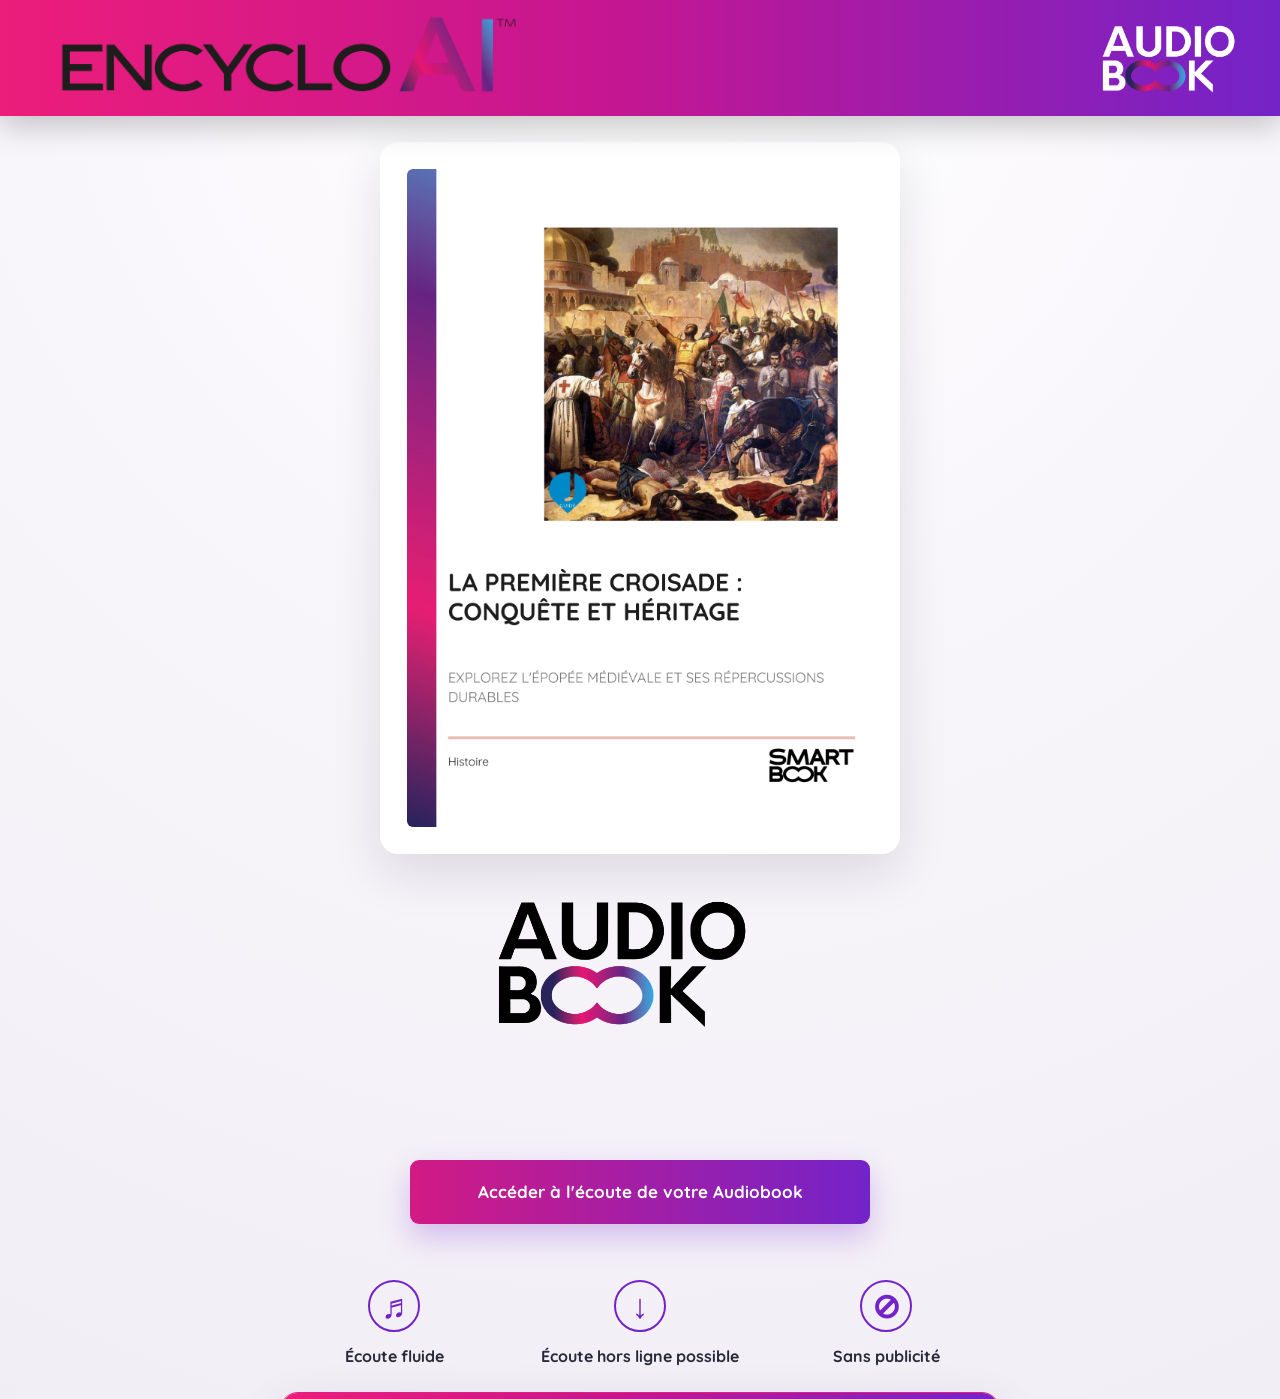
<file: index.html>
<!DOCTYPE html>
<html lang="fr">
<head>
  <meta charset="UTF-8" />
  <title>ID-0-29-Smartbook – Redirection…</title>
  <link rel="manifest" href="manifest.json" />
  <link rel="icon" type="image/png" href="logo-icon-192.png" />
  <meta name="viewport" content="width=device-width,initial-scale=1" />
  <!-- Redirection immédiate vers ta page d’accueil réelle -->
  <meta http-equiv="refresh" content="0; url=ID-0-29-Smartbook.html" />
  <style>
    body {font-family: system-ui, -apple-system, Segoe UI, Roboto, Arial, sans-serif; margin:0; display:grid; place-items:center; min-height:100vh; color:#333;}
    a {color:#004080;}
  </style>
</head>
<body>
  <p>Redirection vers <strong>ID-0-29-Smartbook.html</strong>…<br>
  Si rien ne se passe, <a href="ID-0-29-Smartbook.html">cliquez ici</a>.</p>

  <script>
    // Fallback JS si la meta-refresh est bloquée
    if (!/ID-0-29-Smartbook\.html$/i.test(location.href)) {
      setTimeout(() => location.replace('ID-0-29-Smartbook.html'), 50);
    }
    // Enregistre le SW même si l’utilisateur atterrit d’abord ici
    if ('serviceWorker' in navigator) {
      navigator.serviceWorker.register('service-worker.js').catch(console.error);
    }
  </script>
</body>
</html>
</file>
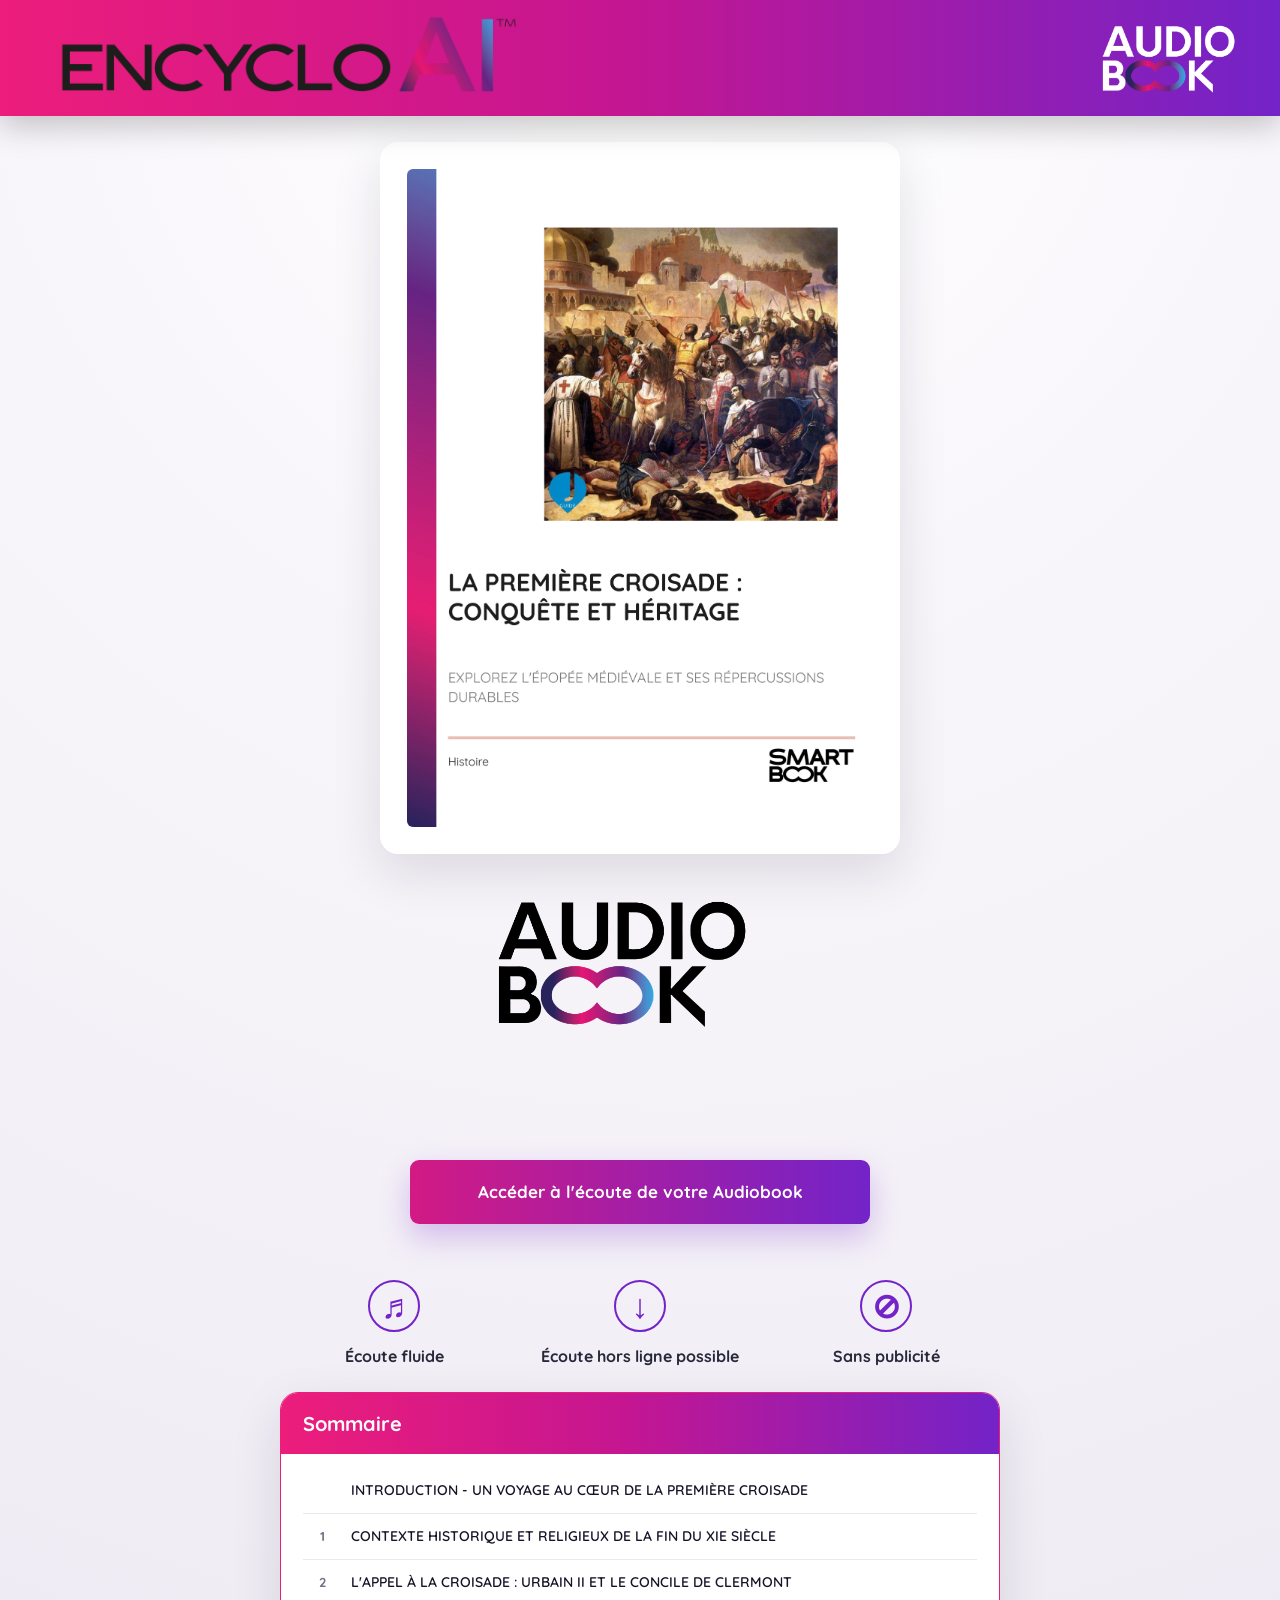
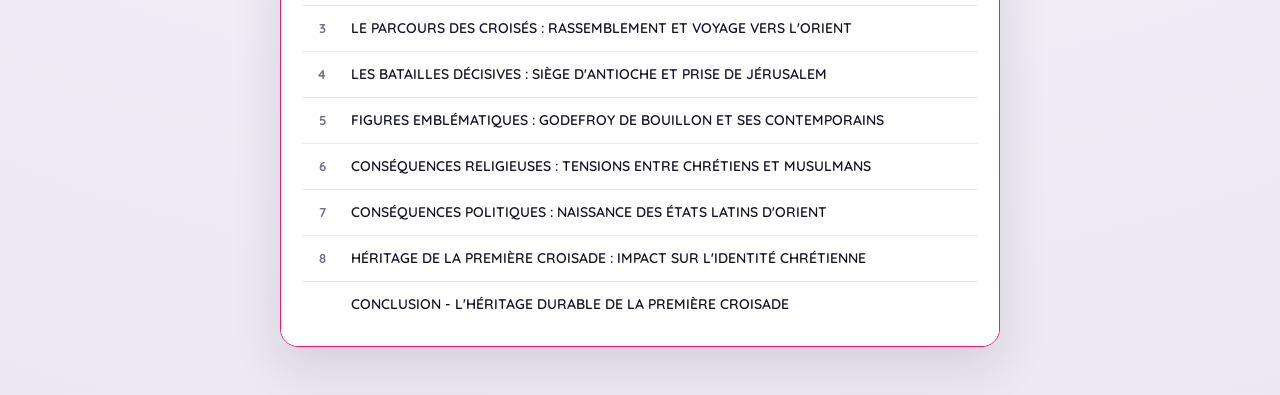
<file: ID-0-29-Smartbook.html>
<!DOCTYPE html>
<html lang="fr">
<head>
  <meta charset="UTF-8">
  <meta name="viewport" content="width=device-width, initial-scale=1.0">
  <title>Smartbook - Audiobook</title>
  <link rel="manifest" href="manifest.json">
  <link rel="icon" type="image/png" href="logo-icon-192.png">
  <link rel="stylesheet" href="style.css?v=4.0">
  <style>
    body.smartbook-home { padding-bottom:48px!important; }
    body.smartbook-home .ea-topbar {
      height:116px!important;padding:0 42px!important;
      background:linear-gradient(90deg,#ec1d7b 0%,#c51691 48%,#7323c8 100%)!important;
    }
    body.smartbook-home .ea-brand {display:flex!important;align-items:center!important;width:100%!important;gap:0!important;}
    body.smartbook-home .ea-brand img:first-child {height:96px!important;width:auto!important;max-width:none!important;object-fit:contain!important;margin-right:auto!important;}
    body.smartbook-home .ea-brand img:last-child {height:74px!important;width:auto!important;max-width:none!important;object-fit:contain!important;margin-left:auto!important;}

    .smartbook-home-layout {
      display:grid;
      grid-template-columns:520px minmax(620px,720px) 430px;
      gap:56px;
      align-items:center;
      justify-content:center;
      min-height:calc(100vh - 220px);
    }
    .smartbook-home-cover {padding:26px!important;border-radius:18px!important;max-width:520px;width:100%;}
    .smartbook-home-cover img {display:block;width:100%;height:auto;border-radius:6px;}

    .smartbook-home-center {display:flex;flex-direction:column;align-items:center;justify-content:center;min-height:520px;text-align:center;gap:28px;min-width:620px;}
    .smartbook-audiobook-logo {display:block;max-width:330px;height:auto;margin:0 auto 42px;}
    .smartbook-home-center .main-cta {margin:24px auto 0!important;width:min(460px,100%)!important;height:64px!important;font-size:17px!important;}
    .smartbook-home-features {justify-content:center!important;margin-top:28px!important;gap:72px!important;width:100%;}
    .smartbook-home-features .feature {min-width:150px;font-size:16px!important;font-weight:700!important;line-height:1.25!important;}
    .smartbook-home-features .ico {font-size:34px!important;width:52px!important;height:52px!important;margin-bottom:14px!important;}

    .smartbook-home-summary {padding:0!important;border-radius:18px!important;overflow:hidden;border:1px solid #ec1d7b!important;max-width:430px;width:100%;}
    .smartbook-home-summary .panel-title {
      margin:0!important;padding:18px 22px!important;font-size:20px!important;color:#fff!important;
      background:linear-gradient(90deg,#ec1d7b 0%,#c51691 48%,#7323c8 100%)!important;
      border-radius:0!important;justify-content:flex-start!important;
    }
    .smartbook-home-toc {list-style:none;margin:0;padding:14px 22px 18px;background:#fff;}
    .smartbook-home-toc li {
      display:grid;grid-template-columns:38px minmax(0,1fr);gap:10px;align-items:center;
      min-height:46px;padding:11px 0;border-bottom:1px solid var(--ea-line);font-size:14px;
    }
    .smartbook-home-toc li:last-child {border-bottom:0;}
    .smartbook-home-toc span:first-child {color:#737184;text-align:center;font-weight:800;font-size:13px;}
    .smartbook-home-toc .toc-title {color:#151529;line-height:1.25;font-weight:600;}

    @media(max-width:1380px) {
      .smartbook-home-layout {grid-template-columns:1fr;gap:26px;min-height:auto;align-items:start;}
      .smartbook-home-cover {max-width:520px;margin:0 auto;width:100%;}
      .smartbook-home-center,.smartbook-home-summary {max-width:720px;width:100%;margin:0 auto;min-width:0;}
      .smartbook-home-center {min-height:auto;}
    }
    @media(max-width:620px) {
      body.smartbook-home .ea-topbar {height:86px!important;padding:0 16px!important;}
      body.smartbook-home .ea-brand img:first-child {height:62px!important;}
      body.smartbook-home .ea-brand img:last-child {height:48px!important;}
      .smartbook-home-toc li {grid-template-columns:34px minmax(0,1fr);font-size:13px;}
    }
  </style>
</head>
<body class="smartbook-home">
  <header class="ea-topbar">
    <div class="ea-brand">
      <img src="ENCYCLO.png" alt="Encyclo-AI">
      <img src="Audiobook_transparent.png" alt="Audiobook">
    </div>
  </header>

  <main class="ea-shell">
    <section class="smartbook-home-layout">
      <aside class="ea-card cover-card smartbook-home-cover">
        <img src="ID-0-29-Couverture.jpg" alt="Couverture du Smartbook">
      </aside>

      <section class="smartbook-home-center">
        <img class="smartbook-audiobook-logo" src="Audiobook_transparent_black.png" alt="Audiobook">
        <a class="main-cta" href="Lecteur_ID-0-29.html">Accéder à l'écoute de votre Audiobook</a>

        <div class="feature-row smartbook-home-features">
          <div class="feature"><span class="ico">♬</span>Écoute fluide</div>
          <div class="feature"><span class="ico">↓</span>Écoute hors ligne possible</div>
          <div class="feature"><span class="ico">⊘</span>Sans publicité</div>
        </div>
      </section>

      <aside class="ea-card panel smartbook-home-summary">
        <div class="panel-title">Sommaire</div>
        <ol class="smartbook-home-toc">
          <li><span></span><span class="toc-title">INTRODUCTION - UN VOYAGE AU CŒUR DE LA PREMIÈRE CROISADE</span></li>
          <li><span>1</span><span class="toc-title">CONTEXTE HISTORIQUE ET RELIGIEUX DE LA FIN DU XIE SIÈCLE</span></li>
          <li><span>2</span><span class="toc-title">L'APPEL À LA CROISADE : URBAIN II ET LE CONCILE DE CLERMONT</span></li>
          <li><span>3</span><span class="toc-title">LE PARCOURS DES CROISÉS : RASSEMBLEMENT ET VOYAGE VERS L'ORIENT</span></li>
          <li><span>4</span><span class="toc-title">LES BATAILLES DÉCISIVES : SIÈGE D'ANTIOCHE ET PRISE DE JÉRUSALEM</span></li>
          <li><span>5</span><span class="toc-title">FIGURES EMBLÉMATIQUES : GODEFROY DE BOUILLON ET SES CONTEMPORAINS</span></li>
          <li><span>6</span><span class="toc-title">CONSÉQUENCES RELIGIEUSES : TENSIONS ENTRE CHRÉTIENS ET MUSULMANS</span></li>
          <li><span>7</span><span class="toc-title">CONSÉQUENCES POLITIQUES : NAISSANCE DES ÉTATS LATINS D'ORIENT</span></li>
          <li><span>8</span><span class="toc-title">HÉRITAGE DE LA PREMIÈRE CROISADE : IMPACT SUR L'IDENTITÉ CHRÉTIENNE</span></li>
          <li><span></span><span class="toc-title">CONCLUSION - L'HÉRITAGE DURABLE DE LA PREMIÈRE CROISADE</span></li>
        </ol>
      </aside>
    </section>
  </main>
</body>
</html>
</file>
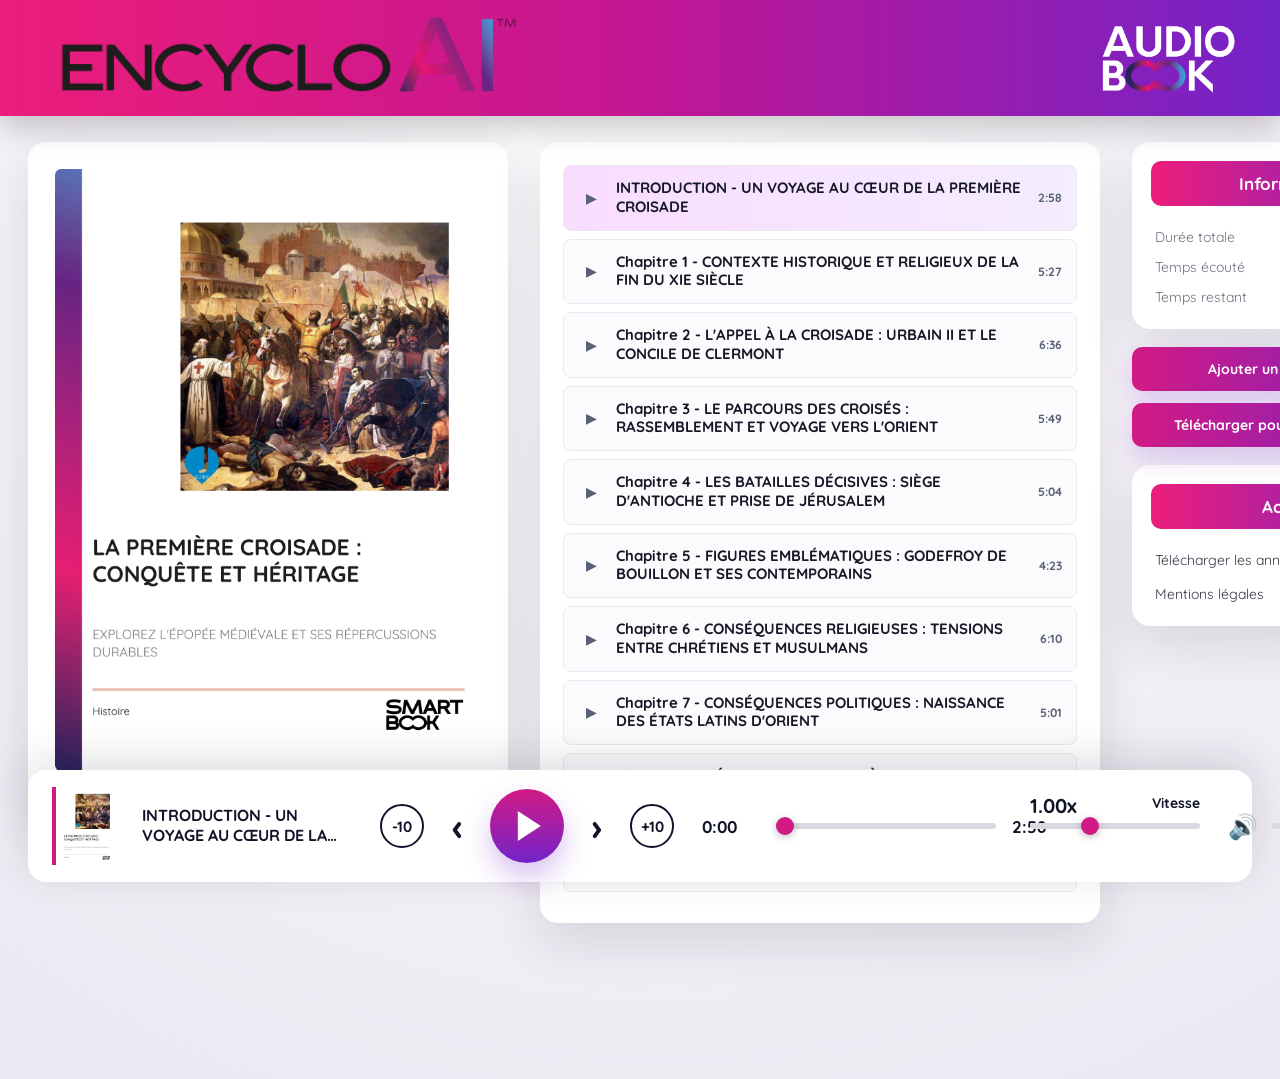
<file: Lecteur_ID-0-29.html>
<!DOCTYPE html>
<html lang="fr">
<head>
  <meta charset="UTF-8">
  <meta name="viewport" content="width=device-width, initial-scale=1.0">
  <title>Smartbook - Audiobook</title>
  <link rel="stylesheet" href="plyr.css">
  <link rel="stylesheet" href="style.css?v=4.0">
</head>
<body>
  <header class="ea-topbar">
    <div class="ea-brand">
      <img src="ENCYCLO.png" alt="Encyclo-AI">
      <img src="Audiobook_transparent.png" alt="Audiobook">
    </div>
  </header>

  <main class="ea-shell">
    <section class="ea-grid ea-grid-player">
      <aside class="ea-card cover-card">
        <img src="ID-0-29-Couverture.jpg" alt="Couverture du Smartbook">
      </aside>

      <section class="ea-card panel">
        <ul id="playlist" class="playlist">
          <li class="chapter-heading chapter-track"><span class="track-no">▶</span><a href="Introduction.mp3">INTRODUCTION - UN VOYAGE AU CŒUR DE LA PREMIÈRE CROISADE</a></li>

          <li class="chapter-heading chapter-group" data-chapter="1">
            <span class="track-no">▶</span>
            <span class="chapter-title">Chapitre 1 - CONTEXTE HISTORIQUE ET RELIGIEUX DE LA FIN DU XIE SIÈCLE</span>
            <span class="chapter-duration" data-chapter-duration="1">—</span>
          </li>
          <ul>
            <li class="track-row extra-track"><span class="track-no">1.1</span><a href="Chapitre1-1.mp3">Les tensions entre l'Occident chrétien et le monde musulman</a></li>
            <li class="track-row extra-track"><span class="track-no">1.2</span><a href="Chapitre1-2.mp3">L'Empire byzantin face à la menace seldjoukide</a></li>
            <li class="track-row extra-track"><span class="track-no">1.3</span><a href="Chapitre1-3.mp3">Les motivations religieuses et politiques en Europe</a></li>
          </ul>
          <li class="chapter-heading chapter-group" data-chapter="2">
            <span class="track-no">▶</span>
            <span class="chapter-title">Chapitre 2 - L'APPEL À LA CROISADE : URBAIN II ET LE CONCILE DE CLERMONT</span>
            <span class="chapter-duration" data-chapter-duration="2">—</span>
          </li>
          <ul>
            <li class="track-row extra-track"><span class="track-no">2.1</span><a href="Chapitre2-1.mp3">Le rôle du pape Urbain II</a></li>
            <li class="track-row extra-track"><span class="track-no">2.2</span><a href="Chapitre2-2.mp3">Le concile de Clermont et son message</a></li>
            <li class="track-row extra-track"><span class="track-no">2.3</span><a href="Chapitre2-3.mp3">La réception de l'appel en Europe</a></li>
          </ul>
          <li class="chapter-heading chapter-group" data-chapter="3">
            <span class="track-no">▶</span>
            <span class="chapter-title">Chapitre 3 - LE PARCOURS DES CROISÉS : RASSEMBLEMENT ET VOYAGE VERS L'ORIENT</span>
            <span class="chapter-duration" data-chapter-duration="3">—</span>
          </li>
          <ul>
            <li class="track-row extra-track"><span class="track-no">3.1</span><a href="Chapitre3-1.mp3">Les préparatifs en Occident</a></li>
            <li class="track-row extra-track"><span class="track-no">3.2</span><a href="Chapitre3-2.mp3">Les défis du voyage</a></li>
            <li class="track-row extra-track"><span class="track-no">3.3</span><a href="Chapitre3-3.mp3">Les premières confrontations</a></li>
          </ul>
          <li class="chapter-heading chapter-group" data-chapter="4">
            <span class="track-no">▶</span>
            <span class="chapter-title">Chapitre 4 - LES BATAILLES DÉCISIVES : SIÈGE D'ANTIOCHE ET PRISE DE JÉRUSALEM</span>
            <span class="chapter-duration" data-chapter-duration="4">—</span>
          </li>
          <ul>
            <li class="track-row extra-track"><span class="track-no">4.1</span><a href="Chapitre4-1.mp3">Le siège d'Antioche</a></li>
            <li class="track-row extra-track"><span class="track-no">4.2</span><a href="Chapitre4-2.mp3">La prise de Jérusalem</a></li>
            <li class="track-row extra-track"><span class="track-no">4.3</span><a href="Chapitre4-3.mp3">Les conséquences immédiates des victoires</a></li>
          </ul>
          <li class="chapter-heading chapter-group" data-chapter="5">
            <span class="track-no">▶</span>
            <span class="chapter-title">Chapitre 5 - FIGURES EMBLÉMATIQUES : GODEFROY DE BOUILLON ET SES CONTEMPORAINS</span>
            <span class="chapter-duration" data-chapter-duration="5">—</span>
          </li>
          <ul>
            <li class="track-row extra-track"><span class="track-no">5.1</span><a href="Chapitre5-1.mp3">Godefroy de Bouillon, défenseur du Saint-Sépulcre</a></li>
            <li class="track-row extra-track"><span class="track-no">5.2</span><a href="Chapitre5-2.mp3">Les autres leaders de la croisade</a></li>
            <li class="track-row extra-track"><span class="track-no">5.3</span><a href="Chapitre5-3.mp3">Les motivations et les actions des croisés ordinaires</a></li>
          </ul>
          <li class="chapter-heading chapter-group" data-chapter="6">
            <span class="track-no">▶</span>
            <span class="chapter-title">Chapitre 6 - CONSÉQUENCES RELIGIEUSES : TENSIONS ENTRE CHRÉTIENS ET MUSULMANS</span>
            <span class="chapter-duration" data-chapter-duration="6">—</span>
          </li>
          <ul>
            <li class="track-row extra-track"><span class="track-no">6.1</span><a href="Chapitre6-1.mp3">L'intensification des conflits interconfessionnels</a></li>
            <li class="track-row extra-track"><span class="track-no">6.2</span><a href="Chapitre6-2.mp3">Les relations entre l'Occident et l'Église byzantine</a></li>
            <li class="track-row extra-track"><span class="track-no">6.3</span><a href="Chapitre6-3.mp3">L'impact sur les mentalités religieuses en Europe</a></li>
          </ul>
          <li class="chapter-heading chapter-group" data-chapter="7">
            <span class="track-no">▶</span>
            <span class="chapter-title">Chapitre 7 - CONSÉQUENCES POLITIQUES : NAISSANCE DES ÉTATS LATINS D'ORIENT</span>
            <span class="chapter-duration" data-chapter-duration="7">—</span>
          </li>
          <ul>
            <li class="track-row extra-track"><span class="track-no">7.1</span><a href="Chapitre7-1.mp3">La création du royaume latin de Jérusalem</a></li>
            <li class="track-row extra-track"><span class="track-no">7.2</span><a href="Chapitre7-2.mp3">Les autres États latins : Édesse, Antioche et Tripoli</a></li>
            <li class="track-row extra-track"><span class="track-no">7.3</span><a href="Chapitre7-3.mp3">Les dynamiques politiques et économiques dans la région</a></li>
          </ul>
          <li class="chapter-heading chapter-group" data-chapter="8">
            <span class="track-no">▶</span>
            <span class="chapter-title">Chapitre 8 - HÉRITAGE DE LA PREMIÈRE CROISADE : IMPACT SUR L'IDENTITÉ CHRÉTIENNE</span>
            <span class="chapter-duration" data-chapter-duration="8">—</span>
          </li>
          <ul>
            <li class="track-row extra-track"><span class="track-no">8.1</span><a href="Chapitre8-1.mp3">La construction de l'idée de guerre sainte</a></li>
            <li class="track-row extra-track"><span class="track-no">8.2</span><a href="Chapitre8-2.mp3">L'influence sur la culture et la littérature médiévales</a></li>
            <li class="track-row extra-track"><span class="track-no">8.3</span><a href="Chapitre8-3.mp3">Les échos contemporains de la Première Croisade</a></li>
          </ul>

          <li class="chapter-heading chapter-track"><span class="track-no">▶</span><a href="Conclusion.mp3">CONCLUSION - L'HÉRITAGE DURABLE DE LA PREMIÈRE CROISADE</a></li>
        </ul>
      </section>

      <aside>
        <section class="ea-card panel">
          <div class="panel-title">Informations</div>
          <div class="info-list">
            <div class="info-row"><span>Durée totale</span><strong data-total-duration>—</strong></div>
            <div class="info-row"><span>Temps écouté</span><strong id="timeListened">—</strong></div>
            <div class="info-row"><span>Temps restant</span><strong id="timeRemaining">—</strong></div>
          </div>
        </section>
        <div class="side-action-buttons">
          <button type="button" class="side-action-btn" id="bookmarkAction">Ajouter un marque-page</button>
          <button type="button" class="side-action-btn" id="installButton">Télécharger pour écoute hors ligne</button>
        </div>
        <section class="ea-card panel" style="margin-top:18px">
          <div class="panel-title">Actions</div>
          <div class="action-list">
            <a href="ID-0-29-Annexes.pdf" target="_blank">Télécharger les annexes</a>
            <a href="mentions_legales.pdf" target="_blank">Mentions légales</a>
          </div>
        </section>
      </aside>
    </section>
  </main>

  <footer class="bottom-player">
    <div class="bottom-inner bottom-inner-v3">
      <div class="mini-book">
        <img src="ID-0-29-Couverture.jpg" alt="Couverture du Smartbook">
        <div>
          <div class="mini-title">INTRODUCTION - UN VOYAGE AU CŒUR DE LA PREMIÈRE CROISADE</div>
          <div class="mini-track" id="miniTrack">Introduction</div>
        </div>
      </div>

      <div class="bottom-controls" aria-label="Contrôles de lecture">
        <button type="button" class="round-small skip-btn" id="rewind10" aria-label="Reculer de 10 secondes">-10</button>
        <button type="button" class="plain-control" id="prevTrack" aria-label="Chapitre précédent">‹</button>
        <button class="bottom-btn" id="bigPlayBtn" data-player-toggle aria-label="Lire ou mettre en pause">▶</button>
        <button type="button" class="plain-control" id="nextTrack" aria-label="Chapitre suivant">›</button>
        <button type="button" class="round-small skip-btn" id="forward10" aria-label="Avancer de 10 secondes">+10</button>
      </div>

      <div class="bottom-progress">
        <span id="bottomCurrentTime">0:00</span>
        <input type="range" id="playerProgress" min="0" max="1000" value="0" step="1" aria-label="Progression de lecture">
        <span id="bottomTotalTime">—</span>
      </div>

      <div class="speed-inline">
        <strong id="speedText">1.00x</strong>
        <span>Vitesse</span>
        <input type="range" id="speedInline" min="0.75" max="1.5" step="0.05" value="1" aria-label="Vitesse de lecture">
      </div>

      <div class="volume-inline">
        <span class="volume-icon" aria-hidden="true">🔊</span>
        <input type="range" id="volumeInline" min="0" max="1" step="0.01" value="1" aria-label="Volume">
      </div>

      <audio id="audioPlayer" preload="metadata"></audio>
      <div id="globalInfo" aria-live="polite"></div>
    </div>
  </footer>

  <script src="plyr.polyfilled.js"></script>
  <script src="lecteur.js?v=4.0"></script>
</body>
</html>
</file>
<file: style.css>
@import url("https://fonts.googleapis.com/css2?family=Quicksand:wght@400;500;600;700;800;900&display=swap");

:root{
  --ea-bg:#f5f2f7;
  --ea-card:#ffffff;
  --ea-text:#171827;
  --ea-muted:#6f7280;
  --ea-line:#ece7f1;
  --ea-pink:#d21a84;
  --ea-purple:#7323c8;
  --ea-purple-soft:#f2e5ff;
  --ea-shadow:0 18px 50px rgba(23,24,39,.12);
}

*{box-sizing:border-box}

html,
body{
  margin:0;
  min-height:100%;
  font-family:Quicksand,Arial,Helvetica,sans-serif;
  color:var(--ea-text);
  background:radial-gradient(circle at 52% 0%,#fff 0,#f8f5fa 34%,#ece8f2 100%);
}

body{
  padding:142px 28px 156px;
}

a{
  color:inherit;
  text-decoration:none;
}

button,
input{
  font-family:Quicksand,Arial,Helvetica,sans-serif;
}

/* =========================================================
   Bandeau
   ========================================================= */

.ea-topbar{
  position:fixed;
  z-index:50;
  top:0;
  left:0;
  right:0;
  height:116px;
  padding:0 42px;
  display:flex;
  align-items:center;
  justify-content:space-between;
  background:linear-gradient(90deg,#ec1d7b 0%,#c51691 48%,#7323c8 100%);
  box-shadow:0 10px 30px rgba(0,0,0,.22);
}

.ea-brand{
  width:100%;
  display:flex;
  align-items:center;
  justify-content:space-between;
  gap:0;
}

.ea-brand img:first-child{
  height:96px;
  width:auto;
  max-width:none;
  object-fit:contain;
  margin-right:auto;
}

.ea-brand img:last-child{
  height:74px;
  width:auto;
  max-width:none;
  object-fit:contain;
  margin-left:auto;
}

.ea-nav{
  display:none;
}

/* =========================================================
   Structure commune
   ========================================================= */

.ea-shell{
  width:min(1500px,100%);
  margin:0 auto;
}

.ea-grid{
  display:grid;
  grid-template-columns:360px minmax(420px,1fr) 390px;
  gap:28px;
  align-items:start;
}

.ea-grid-player{
  display:grid;
  grid-template-columns:480px minmax(560px,1fr) 320px;
  gap:32px;
  align-items:start;
}

.ea-card{
  background:var(--ea-card);
  border:1px solid rgba(255,255,255,.7);
  border-radius:18px;
  box-shadow:var(--ea-shadow);
}

.cover-card{
  padding:26px;
}

.cover-card img{
  display:block;
  width:100%;
  height:auto;
  border-radius:6px;
}

.panel{
  padding:22px;
  border-radius:18px;
}

.panel-title{
  display:flex;
  align-items:center;
  justify-content:space-between;
  margin:0 0 18px;
  font-size:17px;
  font-weight:900;
}

aside .panel .panel-title{
  justify-content:center;
  text-align:center;
  color:#fff;
  padding:12px 18px;
  margin:-4px -4px 22px;
  border-radius:10px;
  background:linear-gradient(90deg,#ec1d7b 0%,#7323c8 100%);
}

/* =========================================================
   Liste des chapitres / pistes
   ========================================================= */

.playlist{
  list-style:none;
  width:100%;
  margin:0;
  padding:0;
}

.playlist li{
  margin:0;
}

.playlist ul{
  list-style:none;
  width:100%;
  margin:0 0 8px;
  padding:0;
  display:none;
}

.playlist ul.is-open,
#playlist.compact-list ul.is-open,
#playlist:not(.compact-list) ul.is-open{
  display:block;
}

#playlist.compact-list ul,
#playlist:not(.compact-list) ul{
  display:none;
}

.playlist-panel-title,
.playlist-panel-title .playlist-title,
.playlist-panel-title .see-all,
#seeAllChapters{
  display:none;
  visibility:hidden;
  pointer-events:none;
}

#playlist .chapter-heading{
  display:grid;
  grid-template-columns:26px minmax(0,1fr) auto;
  gap:12px;
  align-items:center;
  width:100%;
  min-height:56px;
  margin:0 0 8px;
  padding:13px 14px;
  border:1px solid var(--ea-line);
  border-radius:8px;
  background:#fbfafc;
  font-weight:900;
  cursor:pointer;
}

#playlist .chapter-heading:first-child{
  border-top:1px solid var(--ea-line);
}

#playlist .chapter-heading.active,
#playlist .chapter-heading:has(a.active),
#playlist .track-row.active,
#playlist .track-row:has(a.active),
.chapter-track.active,
.chapter-track:has(a.active){
  background:linear-gradient(90deg,#f9dcff,#f4ecff);
}

#playlist .chapter-heading a,
#playlist .chapter-heading .chapter-title,
.chapter-track a{
  min-width:0;
  color:var(--ea-text);
  font-size:15px;
  font-weight:900;
  line-height:1.25;
}

#playlist .chapter-heading a.active{
  color:var(--ea-text);
}

#playlist .chapter-heading .track-no{
  color:#586176;
  font-size:13px;
  text-align:center;
}

#playlist .chapter-heading .track-duration,
#playlist .chapter-heading .chapter-duration{
  color:#586176;
  font-size:12px;
  font-weight:700;
  white-space:nowrap;
}

#playlist .track-row{
  display:grid;
  grid-template-columns:54px minmax(0,1fr) auto;
  gap:10px;
  align-items:center;
  width:100%;
  min-height:44px;
  padding:11px 14px;
  border-top:1px solid var(--ea-line);
  font-size:14px;
}

#playlist .track-row a{
  display:block;
  min-width:0;
  font-size:14px;
  line-height:1.25;
}

.track-row .track-no{
  color:var(--ea-muted);
  font-size:13px;
  text-align:center;
}

.track-row a.active{
  color:#6d1cc1;
  font-weight:900;
}

.track-duration{
  color:var(--ea-muted);
  font-size:12px;
  white-space:nowrap;
}

/* =========================================================
   Panneaux latéraux
   ========================================================= */

.info-list{
  display:grid;
  gap:12px;
  font-size:14px;
}

.info-row{
  display:flex;
  align-items:center;
  justify-content:space-between;
  gap:16px;
  font-size:14px;
}

.info-row span:first-child{
  color:var(--ea-muted);
}

.info-row strong{
  font-weight:900;
  text-align:right;
}

.action-list{
  display:grid;
  gap:16px;
  font-size:14px;
}

.action-list a,
.action-list button{
  appearance:none;
  border:0;
  background:transparent;
  padding:0;
  text-align:left;
  font:inherit;
  color:#36364a;
  cursor:pointer;
}

.action-list a:hover,
.action-list button:hover{
  color:var(--ea-pink);
}

.side-action-buttons{
  display:grid;
  grid-template-columns:1fr;
  gap:12px;
  margin-top:18px;
}

.side-action-btn{
  width:100%;
  min-height:44px;
  border:0;
  border-radius:10px;
  background:linear-gradient(90deg,var(--ea-pink),var(--ea-purple));
  color:#fff;
  font-size:14px;
  font-weight:900;
  cursor:pointer;
  box-shadow:0 12px 26px rgba(115,35,200,.20);
}

.side-action-btn:hover{
  filter:brightness(1.04);
}

/* =========================================================
   Player bas desktop
   ========================================================= */

#audioPlayer{
  display:none;
}

#globalInfo{
  position:absolute;
  width:1px;
  height:1px;
  overflow:hidden;
  clip:rect(0 0 0 0);
  white-space:nowrap;
}

.bottom-player{
  position:fixed;
  z-index:60;
  left:0;
  right:0;
  bottom:0;
  padding:18px 28px;
  background:transparent;
  box-shadow:none;
}

.bottom-inner,
.bottom-inner-v3{
  width:min(1540px,100%);
  min-height:112px;
  margin:0 auto;
  display:flex;
  align-items:center;
  gap:28px;
  padding:16px 24px;
  background:#fff;
  border-radius:18px;
  box-shadow:0 -10px 42px rgba(23,24,39,.14);
}

.mini-book,
.bottom-inner-v3 .mini-book{
  width:380px;
  min-width:300px;
  display:grid;
  grid-template-columns:72px minmax(0,1fr);
  gap:18px;
  align-items:center;
  font-size:15px;
}

.mini-book img,
.bottom-inner-v3 .mini-book img{
  width:58px;
  height:78px;
  object-fit:cover;
  border-left:4px solid var(--ea-pink);
  padding-left:8px;
}

.mini-title,
.bottom-inner-v3 .mini-title{
  color:#111328;
  font-size:16px;
  font-weight:900;
  line-height:1.22;
  display:-webkit-box;
  -webkit-line-clamp:2;
  -webkit-box-orient:vertical;
  overflow:hidden;
}

.mini-track,
.bottom-inner-v3 .mini-track{
  margin-top:6px;
  color:var(--ea-pink);
  font-size:15px;
  font-weight:800;
  line-height:1.25;
  display:-webkit-box;
  -webkit-line-clamp:2;
  -webkit-box-orient:vertical;
  overflow:hidden;
}

.mini-track:empty{
  display:none;
}

.bottom-controls{
  flex:0 0 auto;
  display:flex;
  align-items:center;
  justify-content:center;
  gap:18px;
}

.round-small,
.plain-control,
.bottom-btn{
  display:inline-grid;
  place-items:center;
  cursor:pointer;
}

.round-small{
  width:44px;
  height:44px;
  border:2px solid #111328;
  border-radius:999px;
  background:#fff;
  color:#111328;
  font-size:15px;
  font-weight:900;
  line-height:1;
}

.plain-control{
  width:30px;
  height:44px;
  padding:0;
  border:0;
  background:transparent;
  color:#111328;
  font-size:38px;
  font-weight:900;
  line-height:1;
}

.bottom-btn{
  width:74px;
  height:74px;
  padding:0;
  border:0;
  border-radius:999px;
  background:linear-gradient(180deg,var(--ea-pink),var(--ea-purple));
  color:#fff;
  font-size:32px;
  font-weight:900;
  box-shadow:0 14px 28px rgba(115,35,200,.28);
}

.bottom-progress{
  flex:1 1 380px;
  min-width:300px;
  display:grid;
  grid-template-columns:58px minmax(220px,1fr) 70px;
  gap:16px;
  align-items:center;
  color:#111328;
  font-size:17px;
  font-weight:900;
}

.speed-inline,
.bottom-inner-v3 .speed-inline{
  position:relative;
  display:block;
  width:170px;
  min-width:170px;
  height:44px;
  margin:0;
  padding:0;
  align-self:center;
  color:#111328;
}

.speed-inline strong,
.bottom-inner-v3 .speed-inline strong{
  position:absolute;
  left:0;
  top:-8px;
  margin:0;
  padding:0;
  color:#111328;
  font-size:20px;
  font-weight:900;
  line-height:1;
  white-space:nowrap;
}

.speed-inline span,
.bottom-inner-v3 .speed-inline span{
  position:absolute;
  right:0;
  top:-8px;
  margin:0;
  padding:0;
  color:#111328;
  font-size:14px;
  font-weight:900;
  line-height:1;
  text-align:right;
  white-space:nowrap;
}

.speed-inline input,
.bottom-inner-v3 .speed-inline input{
  position:absolute;
  left:0;
  top:50%;
  width:170px;
  height:6px;
  margin:0;
  padding:0;
  transform:translateY(-50%);
}

.volume-inline{
  min-width:170px;
  display:flex;
  align-items:center;
  gap:14px;
}

.volume-icon{
  font-size:24px;
  line-height:1;
}

.volume-inline input{
  width:142px;
}

#playerProgress,
#speedInline,
#volumeInline{
  appearance:none;
  -webkit-appearance:none;
  height:6px;
  margin:0;
  border-radius:999px;
  background:#d9d9e2;
  outline:none;
  accent-color:var(--ea-pink);
}

#playerProgress::-webkit-slider-thumb,
#speedInline::-webkit-slider-thumb,
#volumeInline::-webkit-slider-thumb{
  -webkit-appearance:none;
  width:18px;
  height:18px;
  border:0;
  border-radius:999px;
  background:var(--ea-pink);
  box-shadow:0 2px 8px rgba(0,0,0,.25);
}

#playerProgress::-moz-range-thumb,
#speedInline::-moz-range-thumb,
#volumeInline::-moz-range-thumb{
  width:18px;
  height:18px;
  border:0;
  border-radius:999px;
  background:var(--ea-pink);
  box-shadow:0 2px 8px rgba(0,0,0,.25);
}

/* =========================================================
   Page accueil Smartbook Audiobook
   ========================================================= */

body.smartbook-home{
  padding-bottom:48px;
}

.smartbook-home-layout{
  display:grid;
  grid-template-columns:520px minmax(620px,720px) 430px;
  gap:56px;
  align-items:center;
  justify-content:center;
  min-height:calc(100vh - 220px);
}

.smartbook-home-cover{
  max-width:520px;
  width:100%;
  padding:26px;
  border-radius:18px;
}

.smartbook-home-cover img{
  display:block;
  width:100%;
  height:auto;
  border-radius:6px;
}

.smartbook-home-center{
  min-width:620px;
  min-height:520px;
  display:flex;
  flex-direction:column;
  align-items:center;
  justify-content:center;
  gap:28px;
  text-align:center;
}

.smartbook-audiobook-logo{
  display:block;
  max-width:330px;
  height:auto;
  margin:0 auto 42px;
}

.main-cta{
  display:flex;
  align-items:center;
  justify-content:center;
  gap:12px;
  width:min(460px,100%);
  height:64px;
  border:0;
  border-radius:9px;
  background:linear-gradient(90deg,var(--ea-pink),var(--ea-purple));
  color:#fff;
  font-size:17px;
  font-weight:800;
  cursor:pointer;
  box-shadow:0 13px 30px rgba(115,35,200,.26);
}

.feature-row,
.smartbook-home-features{
  display:flex;
  justify-content:center;
  gap:72px;
  flex-wrap:wrap;
  width:100%;
  margin-top:28px;
}

.feature,
.smartbook-home-features .feature{
  min-width:150px;
  color:#27283a;
  font-size:16px;
  font-weight:700;
  line-height:1.25;
  text-align:center;
}

.feature .ico,
.smartbook-home-features .ico{
  display:grid;
  place-items:center;
  width:52px;
  height:52px;
  margin:0 auto 14px;
  border:2px solid var(--ea-purple);
  border-radius:50%;
  color:var(--ea-purple);
  font-size:34px;
  font-weight:900;
}

.smartbook-home-summary{
  max-width:430px;
  width:100%;
  padding:0;
  overflow:hidden;
  border:1px solid #ec1d7b;
  border-radius:18px;
}

.smartbook-home-summary .panel-title{
  justify-content:flex-start;
  margin:0;
  padding:18px 22px;
  border-radius:0;
  background:linear-gradient(90deg,#ec1d7b 0%,#c51691 48%,#7323c8 100%);
  color:#fff;
  font-size:20px;
}

.smartbook-home-toc{
  list-style:none;
  margin:0;
  padding:14px 22px 18px;
  background:#fff;
}

.smartbook-home-toc li{
  display:grid;
  grid-template-columns:38px minmax(0,1fr);
  gap:10px;
  align-items:center;
  min-height:46px;
  padding:11px 0;
  border-bottom:1px solid var(--ea-line);
  font-size:14px;
}

.smartbook-home-toc li:last-child{
  border-bottom:0;
}

.smartbook-home-toc span:first-child{
  color:#737184;
  text-align:center;
  font-size:13px;
  font-weight:800;
}

.smartbook-home-toc .toc-title{
  color:#151529;
  font-weight:600;
  line-height:1.25;
}

/* =========================================================
   Responsive final PC + mobile
   ========================================================= */

/* Bouton Play : triangle CSS centré, sans emoji ni carré gris */
#bigPlayBtn,
.bottom-btn{
  position:relative!important;
  overflow:hidden!important;
  color:transparent!important;
  font-size:0!important;
  line-height:0!important;
  text-shadow:none!important;
}

#bigPlayBtn::before,
.bottom-btn::before{
  content:""!important;
  position:absolute!important;
  left:50%!important;
  top:50%!important;
  width:0!important;
  height:0!important;
  transform:translate(-40%,-50%)!important;
  border-top:15px solid transparent!important;
  border-bottom:15px solid transparent!important;
  border-left:23px solid #fff!important;
}

#bigPlayBtn.playing::before,
#bigPlayBtn.is-playing::before,
.bottom-btn.playing::before,
.bottom-btn.is-playing::before,
body.playing #bigPlayBtn::before,
body.playing .bottom-btn::before{
  width:24px!important;
  height:30px!important;
  transform:translate(-50%,-50%)!important;
  border-top:0!important;
  border-bottom:0!important;
  border-left:8px solid #fff!important;
  border-right:8px solid #fff!important;
}

/* Tablette */
@media(max-width:1200px){
  body{
    padding-left:18px;
    padding-right:18px;
  }

  .ea-shell{
    width:100%;
  }

  .ea-grid-player{
    grid-template-columns:1fr;
    gap:24px;
  }

  .cover-card{
    display:block;
    max-width:520px;
    margin:0 auto;
  }

  .bottom-inner,
  .bottom-inner-v3{
    flex-wrap:wrap;
    justify-content:center;
  }

  .mini-book,
  .bottom-inner-v3 .mini-book{
    width:100%;
    min-width:0;
  }

  .smartbook-home-layout{
    grid-template-columns:1fr;
    gap:26px;
    min-height:auto;
    align-items:start;
  }

  .smartbook-home-cover,
  .smartbook-home-center,
  .smartbook-home-summary{
    max-width:720px;
    width:100%;
    min-width:0;
    margin:0 auto;
  }

  .smartbook-home-center{
    min-height:auto;
  }
}

/* =========================================================
   Smartphone vertical
   ========================================================= */
@media(max-width:768px) and (orientation:portrait){
  html,
  body{
    width:100%;
    overflow-x:hidden;
  }

  body{
    padding:104px 12px 390px;
  }

  .ea-topbar,
  body.smartbook-home .ea-topbar,
  body.smartbook-home header.ea-topbar{
    height:86px!important;
    padding:0 18px!important;
    overflow:hidden!important;
  }

  .ea-brand,
  body.smartbook-home .ea-brand,
  body.smartbook-home header.ea-topbar .ea-brand{
    width:100%!important;
    display:grid!important;
    grid-template-columns:minmax(0,1fr) auto!important;
    align-items:center!important;
    gap:12px!important;
  }

  .ea-brand img:first-child,
  body.smartbook-home .ea-brand img:first-child,
  body.smartbook-home header.ea-topbar .ea-brand img:first-child{
    height:42px!important;
    width:auto!important;
    max-width:178px!important;
    margin:0!important;
    justify-self:start!important;
    object-fit:contain!important;
  }

  .ea-brand img:last-child,
  body.smartbook-home .ea-brand img:last-child,
  body.smartbook-home header.ea-topbar .ea-brand img:last-child{
    height:34px!important;
    width:auto!important;
    max-width:78px!important;
    margin:0!important;
    justify-self:end!important;
    object-fit:contain!important;
  }

  .ea-grid,
  .ea-grid-player{
    grid-template-columns:1fr;
    gap:16px;
  }

  .cover-card{
    display:block;
    max-width:220px;
    width:100%;
    margin:0 auto;
    padding:14px;
  }

  .cover-card img{
    width:100%;
    height:auto;
  }

  .ea-grid-player > aside:not(.cover-card){
    display:block!important;
  }

  .panel{
    padding:14px;
    border-radius:16px;
  }

  #playlist .chapter-heading{
    grid-template-columns:22px minmax(0,1fr) auto;
    gap:8px;
    min-height:50px;
    padding:10px;
  }

  #playlist .chapter-heading a,
  #playlist .chapter-heading .chapter-title,
  #playlist .track-row a{
    font-size:13px;
    line-height:1.25;
  }

  #playlist .chapter-heading .track-no,
  #playlist .chapter-heading .track-duration,
  #playlist .chapter-heading .chapter-duration,
  .track-duration{
    font-size:11px;
  }

  #playlist .track-row{
    grid-template-columns:36px minmax(0,1fr) auto;
    gap:8px;
    min-height:40px;
    padding:9px 8px;
    font-size:13px;
  }

  aside .panel .panel-title{
    margin:-2px -2px 14px!important;
    padding:10px 14px!important;
    font-size:14px!important;
  }

  .info-list,
  .action-list{
    gap:9px!important;
    font-size:12px!important;
  }

  .info-row{
    font-size:12px!important;
  }

  .side-action-buttons{
    gap:9px!important;
    margin-top:12px!important;
  }

  .side-action-btn{
    min-height:38px!important;
    font-size:12px!important;
  }

  /* Player vertical */
  .bottom-player{
    left:50%;
    right:auto;
    bottom:10px;
    width:calc(100% - 20px);
    max-width:520px;
    padding:0;
    transform:translateX(-50%);
    background:transparent;
    box-shadow:none;
  }

  .bottom-inner,
  .bottom-inner-v3{
    width:100%;
    min-height:0;
    margin:0;
    display:flex;
    flex-direction:column;
    align-items:stretch;
    justify-content:flex-start;
    gap:16px;
    padding:18px;
    border-radius:26px;
    background:#fff;
    box-shadow:0 12px 36px rgba(0,0,0,.18);
  }

  .mini-book,
  .bottom-inner-v3 .mini-book{
    width:100%;
    min-width:0;
    display:grid;
    grid-template-columns:44px minmax(0,1fr);
    gap:12px;
    align-items:start;
  }

  .mini-book img,
  .bottom-inner-v3 .mini-book img{
    width:40px;
    height:56px;
  }

  .mini-title,
  .bottom-inner-v3 .mini-title{
    font-size:15px;
    line-height:1.15;
    -webkit-line-clamp:2;
  }

  .mini-track,
  .bottom-inner-v3 .mini-track{
    margin-top:6px;
    font-size:13px;
    line-height:1.2;
    -webkit-line-clamp:2;
  }

  .bottom-controls{
    width:100%;
    display:grid;
    grid-template-columns:58px 36px 84px 36px 58px;
    justify-content:center;
    align-items:center;
    gap:12px;
  }

  #bigPlayBtn,
  .bottom-btn{
    width:84px!important;
    height:84px!important;
  }

  #bigPlayBtn::before,
  .bottom-btn::before{
    border-top-width:15px!important;
    border-bottom-width:15px!important;
    border-left-width:24px!important;
  }

  .round-small{
    width:58px;
    height:58px;
    font-size:20px;
  }

  .plain-control{
    width:36px;
    height:58px;
    font-size:42px;
  }

  .bottom-progress{
    width:100%;
    min-width:0;
    flex:none;
    display:grid;
    grid-template-columns:54px minmax(0,1fr) 54px;
    gap:10px;
    align-items:center;
    font-size:18px;
  }

  .speed-inline,
  .bottom-inner-v3 .speed-inline{
    position:static!important;
    width:100%;
    min-width:0;
    height:auto;
    display:grid!important;
    grid-template-columns:90px minmax(0,1fr) 90px;
    grid-template-rows:auto auto;
    gap:8px;
    align-items:center;
  }

  .speed-inline strong,
  .bottom-inner-v3 .speed-inline strong{
    position:static!important;
    grid-column:1;
    grid-row:1;
    margin:0;
    font-size:20px;
    line-height:1;
  }

  .speed-inline span,
  .bottom-inner-v3 .speed-inline span{
    position:static!important;
    grid-column:3;
    grid-row:1;
    margin:0;
    text-align:right;
    font-size:16px;
    line-height:1;
  }

  .speed-inline input,
  .bottom-inner-v3 .speed-inline input{
    position:static!important;
    grid-column:1 / 4;
    grid-row:2;
    width:100%;
    transform:none;
    margin:0;
  }

  .volume-inline{
    width:100%;
    min-width:0;
    display:grid;
    grid-template-columns:42px minmax(0,1fr);
    gap:12px;
    align-items:center;
  }

  .volume-icon{
    font-size:26px;
    text-align:center;
  }

  .volume-inline input,
  #playerProgress,
  #speedInline,
  #volumeInline{
    width:100%;
  }

  /* Page 1 verticale */
  body.smartbook-home{
    padding:104px 14px 42px;
  }

  .smartbook-home-layout{
    grid-template-columns:1fr;
    gap:18px;
    width:100%;
    min-height:auto;
  }

  .smartbook-home-cover{
    max-width:360px;
    padding:18px;
  }

  .smartbook-home-center{
    min-width:0;
    min-height:auto;
    gap:4px!important;
    justify-content:flex-start;
  }

  .smartbook-audiobook-logo{
    max-width:170px;
    margin:0 auto 2px!important;
  }

  .smartbook-home-center .main-cta{
    width:100%;
    max-width:420px;
    height:54px;
    margin:0 auto!important;
    font-size:14px;
  }

  body.smartbook-home .smartbook-home-features{
    display:grid!important;
    grid-template-columns:1fr!important;
    gap:7px!important;
    width:100%!important;
    max-width:300px!important;
    margin:6px auto 0!important;
    justify-items:center!important;
  }

  body.smartbook-home .smartbook-home-features .feature{
    width:auto!important;
    min-width:0!important;
    min-height:28px!important;
    display:grid!important;
    grid-template-columns:28px max-content!important;
    gap:8px!important;
    align-items:center!important;
    justify-content:center!important;
    text-align:left!important;
    font-size:12px!important;
    line-height:1.15!important;
  }

  body.smartbook-home .smartbook-home-features .ico{
    width:28px!important;
    height:28px!important;
    min-width:28px!important;
    min-height:28px!important;
    margin:0!important;
    padding:0!important;
    display:grid!important;
    place-items:center!important;
    border:2px solid var(--ea-purple)!important;
    border-radius:50%!important;
    color:var(--ea-purple)!important;
    font-size:15px!important;
    font-weight:900!important;
    line-height:1!important;
  }

  body.smartbook-home .smartbook-home-features .ico::before{
    content:none!important;
    display:none!important;
  }

  .smartbook-home-summary{
    max-width:100%;
  }

  .smartbook-home-summary .panel-title{
    padding:14px 16px;
    font-size:16px;
  }

  .smartbook-home-toc{
    padding:10px 14px 14px;
  }

  .smartbook-home-toc li{
    grid-template-columns:30px minmax(0,1fr);
    min-height:42px;
    padding:9px 0;
    font-size:12px;
  }
}

/* Très petits smartphones verticaux */
@media(max-width:360px) and (orientation:portrait){
  body.smartbook-home .ea-brand img:first-child,
  body.smartbook-home header.ea-topbar .ea-brand img:first-child{
    height:40px!important;
    max-width:166px!important;
  }

  body.smartbook-home .ea-brand img:last-child,
  body.smartbook-home header.ea-topbar .ea-brand img:last-child{
    height:32px!important;
    max-width:72px!important;
  }
}

/* =========================================================
   Smartphone horizontal
   ========================================================= */
@media(max-width:920px) and (max-height:500px){
  html,
  body{
    width:100%;
    overflow-x:hidden;
  }

  body{
    padding:78px 12px 250px;
  }

  .ea-topbar,
  body.smartbook-home .ea-topbar{
    height:66px;
    padding:0 16px;
  }

  .ea-brand img:first-child,
  body.smartbook-home .ea-brand img:first-child{
    height:44px;
    max-width:58vw;
  }

  .ea-brand img:last-child,
  body.smartbook-home .ea-brand img:last-child{
    height:34px;
    max-width:32vw;
  }

  .ea-grid-player{
    grid-template-columns:130px minmax(0,1fr) 170px!important;
    gap:12px!important;
    align-items:start!important;
  }

  .ea-grid{
    grid-template-columns:1fr;
    gap:12px;
  }

  .ea-grid-player > aside:not(.cover-card){
    display:block!important;
  }

  .cover-card{
    display:block;
    max-width:125px;
    width:100%;
    margin:0 auto;
    padding:8px;
  }

  .cover-card img{
    width:100%;
    height:auto;
  }

  .panel{
    padding:12px;
    border-radius:14px;
  }

  .ea-grid-player > aside:not(.cover-card) .panel{
    padding:10px;
  }

  aside .panel .panel-title{
    margin:-2px -2px 10px!important;
    padding:8px 10px!important;
    font-size:12px!important;
  }

  .info-list,
  .action-list{
    gap:7px!important;
    font-size:10px!important;
  }

  .info-row{
    gap:8px!important;
    font-size:10px!important;
  }

  .side-action-buttons{
    gap:7px!important;
    margin-top:9px!important;
  }

  .side-action-btn{
    min-height:30px!important;
    font-size:10px!important;
  }

  #playlist .chapter-heading{
    grid-template-columns:20px minmax(0,1fr) auto;
    gap:7px;
    min-height:38px;
    margin-bottom:6px;
    padding:7px 9px;
  }

  #playlist .chapter-heading a,
  #playlist .chapter-heading .chapter-title,
  #playlist .track-row a{
    font-size:11px;
    line-height:1.2;
  }

  #playlist .chapter-heading .track-no,
  #playlist .chapter-heading .track-duration,
  #playlist .chapter-heading .chapter-duration,
  .track-duration{
    font-size:10px;
  }

  #playlist .track-row{
    grid-template-columns:30px minmax(0,1fr) auto;
    min-height:34px;
    padding:7px 8px;
    font-size:11px;
  }

  /* Page 1 horizontale */
  body.smartbook-home{
    padding:78px 12px 24px;
  }

  .smartbook-home-layout{
    grid-template-columns:210px minmax(260px,1fr) 260px;
    gap:18px;
    align-items:center;
    min-height:calc(100vh - 100px);
  }

  .smartbook-home-cover{
    max-width:210px;
    padding:12px;
  }

  .smartbook-home-center{
    min-width:0;
    min-height:auto;
    gap:4px!important;
  }

  .smartbook-audiobook-logo{
    max-width:150px;
    margin:0 auto 2px!important;
  }

  .smartbook-home-center .main-cta{
    max-width:280px;
    height:42px;
    margin:0 auto!important;
    font-size:12px;
  }

  .smartbook-home-features{
    display:grid;
    grid-template-columns:repeat(3,1fr);
    gap:7px;
    margin-top:6px;
  }

  .smartbook-home-features .feature{
    min-width:0;
    font-size:10px;
  }

  .smartbook-home-features .ico{
    width:28px;
    height:28px;
    margin-bottom:4px;
    font-size:15px;
  }

  .smartbook-home-summary{
    max-width:260px;
  }

  .smartbook-home-summary .panel-title{
    padding:9px 12px;
    font-size:13px;
  }

  .smartbook-home-toc{
    padding:7px 11px;
  }

  .smartbook-home-toc li{
    grid-template-columns:22px minmax(0,1fr);
    min-height:30px;
    padding:5px 0;
    font-size:9.5px;
  }

  /* Page 2 horizontale : player sur deux lignes */
  body:not(.smartbook-home){
    padding-bottom:142px!important;
  }

  .bottom-player{
    bottom:6px!important;
    left:50%!important;
    right:auto!important;
    width:calc(100% - 14px)!important;
    max-width:none!important;
    padding:0!important;
    transform:translateX(-50%)!important;
    background:transparent;
    box-shadow:none;
  }

  .bottom-inner,
  .bottom-inner-v3{
    width:100%!important;
    min-height:122px!important;
    display:grid!important;
    grid-template-columns:116px minmax(150px,1fr) auto minmax(120px,1fr) 108px 96px!important;
    grid-template-rows:40px 58px!important;
    grid-template-areas:
      "book progress progress progress progress progress"
      ". controls controls controls speed volume"!important;
    gap:8px 12px!important;
    align-items:center!important;
    padding:10px 12px!important;
    border-radius:16px!important;
    background:#fff;
    box-shadow:0 12px 32px rgba(0,0,0,.18);
  }

  .mini-book,
  .bottom-inner-v3 .mini-book{
    grid-area:book!important;
    width:100%!important;
    min-width:0!important;
    display:grid!important;
    grid-template-columns:32px minmax(0,1fr)!important;
    gap:8px!important;
    align-items:center!important;
    overflow:hidden!important;
  }

  .mini-book img,
  .bottom-inner-v3 .mini-book img{
    display:block!important;
    width:28px!important;
    height:38px!important;
    min-width:28px!important;
    object-fit:cover!important;
    border-left:3px solid var(--ea-pink)!important;
    padding-left:4px!important;
  }

  .mini-title,
  .bottom-inner-v3 .mini-title{
    font-size:10px!important;
    line-height:1.12!important;
    -webkit-line-clamp:2!important;
  }

  .mini-track,
  .bottom-inner-v3 .mini-track{
    display:none!important;
  }

  .bottom-progress{
    grid-area:progress!important;
    width:100%!important;
    min-width:0!important;
    height:36px!important;
    display:grid!important;
    grid-template-columns:32px minmax(0,1fr) 36px!important;
    gap:7px!important;
    align-items:center!important;
    margin:0!important;
    padding:0!important;
    font-size:11px!important;
  }

  .bottom-controls{
    grid-area:controls!important;
    width:auto!important;
    display:grid!important;
    grid-template-columns:34px 18px 48px 18px 34px!important;
    gap:6px!important;
    align-items:center!important;
    justify-content:center!important;
    justify-self:center!important;
  }

  .round-small{
    width:34px!important;
    height:34px!important;
    font-size:11px!important;
    border-width:2px!important;
  }

  .plain-control{
    width:18px!important;
    height:34px!important;
    font-size:24px!important;
  }

  #bigPlayBtn,
  .bottom-btn{
    width:48px!important;
    height:48px!important;
  }

  #bigPlayBtn::before,
  .bottom-btn::before{
    border-top-width:10px!important;
    border-bottom-width:10px!important;
    border-left-width:17px!important;
  }

  .speed-inline,
  .bottom-inner-v3 .speed-inline{
    grid-area:speed!important;
    position:static!important;
    width:100%!important;
    min-width:0!important;
    height:44px!important;
    display:grid!important;
    grid-template-columns:40px minmax(0,1fr) 28px!important;
    grid-template-rows:14px 22px!important;
    gap:2px 4px!important;
    align-items:center!important;
    margin:0!important;
    padding:0!important;
  }

  .speed-inline strong,
  .bottom-inner-v3 .speed-inline strong{
    position:static!important;
    grid-column:1!important;
    grid-row:1!important;
    align-self:end!important;
    margin:0!important;
    padding:0!important;
    font-size:10px!important;
    line-height:1!important;
    white-space:nowrap!important;
  }

  .speed-inline span,
  .bottom-inner-v3 .speed-inline span{
    position:static!important;
    grid-column:3!important;
    grid-row:1!important;
    align-self:end!important;
    margin:0!important;
    padding:0!important;
    text-align:right!important;
    font-size:9px!important;
    line-height:1!important;
    white-space:nowrap!important;
  }

  .speed-inline input,
  .bottom-inner-v3 .speed-inline input{
    position:static!important;
    grid-column:1 / 4!important;
    grid-row:2!important;
    width:100%!important;
    transform:none!important;
    margin:0!important;
    align-self:center!important;
  }

  .volume-inline{
    grid-area:volume!important;
    width:100%!important;
    min-width:0!important;
    height:44px!important;
    display:grid!important;
    grid-template-columns:18px minmax(0,1fr)!important;
    gap:6px!important;
    align-items:center!important;
    margin:0!important;
    padding:0!important;
  }

  .volume-icon{
    font-size:14px!important;
    line-height:1!important;
    text-align:center!important;
  }

  .volume-inline input{
    width:100%!important;
    margin:0!important;
    align-self:center!important;
  }

  #playerProgress,
  #speedInline,
  #volumeInline{
    width:100%!important;
    height:5px!important;
    margin:0!important;
  }

  #playerProgress::-webkit-slider-thumb,
  #speedInline::-webkit-slider-thumb,
  #volumeInline::-webkit-slider-thumb{
    width:15px!important;
    height:15px!important;
  }

  #playerProgress::-moz-range-thumb,
  #speedInline::-moz-range-thumb,
  #volumeInline::-moz-range-thumb{
    width:15px!important;
    height:15px!important;
  }
}

/* Très petits horizontaux : on masque le titre pour garder un vrai player utilisable */
@media(max-width:740px) and (max-height:430px){
  body:not(.smartbook-home){
    padding-bottom:134px!important;
  }

  .bottom-inner,
  .bottom-inner-v3{
    grid-template-columns:96px minmax(120px,1fr) auto minmax(70px,1fr) 92px 78px!important;
    grid-template-rows:36px 50px!important;
    grid-template-areas:
      "book progress progress progress progress progress"
      "book controls controls controls speed volume"!important;
    gap:7px 8px!important;
    padding:8px!important;
  }

  .mini-book,
  .bottom-inner-v3 .mini-book{
    grid-area:book!important;
    width:100%!important;
    min-width:0!important;
    display:grid!important;
    grid-template-columns:28px minmax(0,1fr)!important;
    gap:7px!important;
    align-items:center!important;
    overflow:hidden!important;
  }

  .mini-book img,
  .bottom-inner-v3 .mini-book img{
    display:block!important;
    width:24px!important;
    height:34px!important;
    min-width:24px!important;
    object-fit:cover!important;
    border-left:3px solid var(--ea-pink)!important;
    padding-left:4px!important;
  }

  .bottom-controls{
    grid-template-columns:30px 16px 42px 16px 30px!important;
    gap:5px!important;
  }

  .round-small{
    width:30px!important;
    height:30px!important;
    font-size:10px!important;
  }

  .plain-control{
    width:16px!important;
    height:30px!important;
    font-size:21px!important;
  }

  #bigPlayBtn,
  .bottom-btn{
    width:42px!important;
    height:42px!important;
  }
}
</file>
<file: plyr.css>
@charset "UTF-8";@keyframes plyr-progress{to{background-position:25px 0;background-position:var(--plyr-progress-loading-size,25px) 0}}@keyframes plyr-popup{0%{opacity:.5;transform:translateY(10px)}to{opacity:1;transform:translateY(0)}}@keyframes plyr-fade-in{0%{opacity:0}to{opacity:1}}.plyr{-moz-osx-font-smoothing:grayscale;-webkit-font-smoothing:antialiased;align-items:center;direction:ltr;display:flex;flex-direction:column;font-family:inherit;font-family:var(--plyr-font-family,inherit);font-variant-numeric:tabular-nums;font-weight:400;font-weight:var(--plyr-font-weight-regular,400);line-height:1.7;line-height:var(--plyr-line-height,1.7);max-width:100%;min-width:200px;position:relative;text-shadow:none;transition:box-shadow .3s ease;z-index:0}.plyr audio,.plyr iframe,.plyr video{display:block;height:100%;width:100%}.plyr button{font:inherit;line-height:inherit;width:auto}.plyr:focus{outline:0}.plyr--full-ui{box-sizing:border-box}.plyr--full-ui *,.plyr--full-ui :after,.plyr--full-ui :before{box-sizing:inherit}.plyr--full-ui a,.plyr--full-ui button,.plyr--full-ui input,.plyr--full-ui label{touch-action:manipulation}.plyr__badge{background:#4a5464;background:var(--plyr-badge-background,#4a5464);border-radius:2px;border-radius:var(--plyr-badge-border-radius,2px);color:#fff;color:var(--plyr-badge-text-color,#fff);font-size:9px;font-size:var(--plyr-font-size-badge,9px);line-height:1;padding:3px 4px}.plyr--full-ui ::-webkit-media-text-track-container{display:none}.plyr__captions{animation:plyr-fade-in .3s ease;bottom:0;display:none;font-size:13px;font-size:var(--plyr-font-size-small,13px);left:0;padding:10px;padding:var(--plyr-control-spacing,10px);position:absolute;text-align:center;transition:transform .4s ease-in-out;width:100%}.plyr__captions span:empty{display:none}@media (min-width:480px){.plyr__captions{font-size:15px;font-size:var(--plyr-font-size-base,15px);padding:20px;padding:calc(var(--plyr-control-spacing, 10px)*2)}}@media (min-width:768px){.plyr__captions{font-size:18px;font-size:var(--plyr-font-size-large,18px)}}.plyr--captions-active .plyr__captions{display:block}.plyr:not(.plyr--hide-controls) .plyr__controls:not(:empty)~.plyr__captions{transform:translateY(-40px);transform:translateY(calc(var(--plyr-control-spacing, 10px)*-4))}.plyr__caption{background:rgba(0,0,0,.8);background:var(--plyr-captions-background,rgba(0,0,0,.8));border-radius:2px;-webkit-box-decoration-break:clone;box-decoration-break:clone;color:#fff;color:var(--plyr-captions-text-color,#fff);line-height:185%;padding:.2em .5em;white-space:pre-wrap}.plyr__caption div{display:inline}.plyr__control{background:transparent;border:0;border-radius:3px;border-radius:var(--plyr-control-radius,3px);color:inherit;cursor:pointer;flex-shrink:0;overflow:visible;padding:7px;padding:calc(var(--plyr-control-spacing, 10px)*.7);position:relative;transition:all .3s ease}.plyr__control svg{fill:currentColor;display:block;height:18px;height:var(--plyr-control-icon-size,18px);pointer-events:none;width:18px;width:var(--plyr-control-icon-size,18px)}.plyr__control:focus{outline:0}.plyr__control.plyr__tab-focus{outline:3px dotted #00b2ff;outline:var(--plyr-tab-focus-color,var(--plyr-color-main,var(--plyr-color-main,#00b2ff))) dotted 3px;outline-offset:2px}a.plyr__control{text-decoration:none}.plyr__control.plyr__control--pressed .icon--not-pressed,.plyr__control.plyr__control--pressed .label--not-pressed,.plyr__control:not(.plyr__control--pressed) .icon--pressed,.plyr__control:not(.plyr__control--pressed) .label--pressed,a.plyr__control:after,a.plyr__control:before{display:none}.plyr--full-ui ::-webkit-media-controls{display:none}.plyr__controls{align-items:center;display:flex;justify-content:flex-end;text-align:center}.plyr__controls .plyr__progress__container{flex:1;min-width:0}.plyr__controls .plyr__controls__item{margin-left:2.5px;margin-left:calc(var(--plyr-control-spacing, 10px)/4)}.plyr__controls .plyr__controls__item:first-child{margin-left:0;margin-right:auto}.plyr__controls .plyr__controls__item.plyr__progress__container{padding-left:2.5px;padding-left:calc(var(--plyr-control-spacing, 10px)/4)}.plyr__controls .plyr__controls__item.plyr__time{padding:0 5px;padding:0 calc(var(--plyr-control-spacing, 10px)/2)}.plyr__controls .plyr__controls__item.plyr__progress__container:first-child,.plyr__controls .plyr__controls__item.plyr__time+.plyr__time,.plyr__controls .plyr__controls__item.plyr__time:first-child{padding-left:0}.plyr [data-plyr=airplay],.plyr [data-plyr=captions],.plyr [data-plyr=fullscreen],.plyr [data-plyr=pip],.plyr__controls:empty{display:none}.plyr--airplay-supported [data-plyr=airplay],.plyr--captions-enabled [data-plyr=captions],.plyr--fullscreen-enabled [data-plyr=fullscreen],.plyr--pip-supported [data-plyr=pip]{display:inline-block}.plyr__menu{display:flex;position:relative}.plyr__menu .plyr__control svg{transition:transform .3s ease}.plyr__menu .plyr__control[aria-expanded=true] svg{transform:rotate(90deg)}.plyr__menu .plyr__control[aria-expanded=true] .plyr__tooltip{display:none}.plyr__menu__container{animation:plyr-popup .2s ease;background:hsla(0,0%,100%,.9);background:var(--plyr-menu-background,hsla(0,0%,100%,.9));border-radius:4px;bottom:100%;box-shadow:0 1px 2px rgba(0,0,0,.15);box-shadow:var(--plyr-menu-shadow,0 1px 2px rgba(0,0,0,.15));color:#4a5464;color:var(--plyr-menu-color,#4a5464);font-size:15px;font-size:var(--plyr-font-size-base,15px);margin-bottom:10px;position:absolute;right:-3px;text-align:left;white-space:nowrap;z-index:3}.plyr__menu__container>div{overflow:hidden;transition:height .35s cubic-bezier(.4,0,.2,1),width .35s cubic-bezier(.4,0,.2,1)}.plyr__menu__container:after{border:4px solid transparent;border-top-color:hsla(0,0%,100%,.9);border:var(--plyr-menu-arrow-size,4px) solid transparent;border-top-color:var(--plyr-menu-background,hsla(0,0%,100%,.9));content:"";height:0;position:absolute;right:14px;right:calc(var(--plyr-control-icon-size, 18px)/2 + var(--plyr-control-spacing, 10px)*.7 - var(--plyr-menu-arrow-size, 4px)/2);top:100%;width:0}.plyr__menu__container [role=menu]{padding:7px;padding:calc(var(--plyr-control-spacing, 10px)*.7)}.plyr__menu__container [role=menuitem],.plyr__menu__container [role=menuitemradio]{margin-top:2px}.plyr__menu__container [role=menuitem]:first-child,.plyr__menu__container [role=menuitemradio]:first-child{margin-top:0}.plyr__menu__container .plyr__control{align-items:center;color:#4a5464;color:var(--plyr-menu-color,#4a5464);display:flex;font-size:13px;font-size:var(--plyr-font-size-menu,var(--plyr-font-size-small,13px));padding:4.66667px 10.5px;padding:calc(var(--plyr-control-spacing, 10px)*.7/1.5) calc(var(--plyr-control-spacing, 10px)*.7*1.5);-webkit-user-select:none;user-select:none;width:100%}.plyr__menu__container .plyr__control>span{align-items:inherit;display:flex;width:100%}.plyr__menu__container .plyr__control:after{border:4px solid transparent;border:var(--plyr-menu-item-arrow-size,4px) solid transparent;content:"";position:absolute;top:50%;transform:translateY(-50%)}.plyr__menu__container .plyr__control--forward{padding-right:28px;padding-right:calc(var(--plyr-control-spacing, 10px)*.7*4)}.plyr__menu__container .plyr__control--forward:after{border-left-color:#728197;border-left-color:var(--plyr-menu-arrow-color,#728197);right:6.5px;right:calc(var(--plyr-control-spacing, 10px)*.7*1.5 - var(--plyr-menu-item-arrow-size, 4px))}.plyr__menu__container .plyr__control--forward.plyr__tab-focus:after,.plyr__menu__container .plyr__control--forward:hover:after{border-left-color:currentColor}.plyr__menu__container .plyr__control--back{font-weight:400;font-weight:var(--plyr-font-weight-regular,400);margin:7px;margin:calc(var(--plyr-control-spacing, 10px)*.7);margin-bottom:3.5px;margin-bottom:calc(var(--plyr-control-spacing, 10px)*.7/2);padding-left:28px;padding-left:calc(var(--plyr-control-spacing, 10px)*.7*4);position:relative;width:calc(100% - 14px);width:calc(100% - var(--plyr-control-spacing, 10px)*.7*2)}.plyr__menu__container .plyr__control--back:after{border-right-color:#728197;border-right-color:var(--plyr-menu-arrow-color,#728197);left:6.5px;left:calc(var(--plyr-control-spacing, 10px)*.7*1.5 - var(--plyr-menu-item-arrow-size, 4px))}.plyr__menu__container .plyr__control--back:before{background:#dcdfe5;background:var(--plyr-menu-back-border-color,#dcdfe5);box-shadow:0 1px 0 #fff;box-shadow:0 1px 0 var(--plyr-menu-back-border-shadow-color,#fff);content:"";height:1px;left:0;margin-top:3.5px;margin-top:calc(var(--plyr-control-spacing, 10px)*.7/2);overflow:hidden;position:absolute;right:0;top:100%}.plyr__menu__container .plyr__control--back.plyr__tab-focus:after,.plyr__menu__container .plyr__control--back:hover:after{border-right-color:currentColor}.plyr__menu__container .plyr__control[role=menuitemradio]{padding-left:7px;padding-left:calc(var(--plyr-control-spacing, 10px)*.7)}.plyr__menu__container .plyr__control[role=menuitemradio]:after,.plyr__menu__container .plyr__control[role=menuitemradio]:before{border-radius:100%}.plyr__menu__container .plyr__control[role=menuitemradio]:before{background:rgba(0,0,0,.1);content:"";display:block;flex-shrink:0;height:16px;margin-right:10px;margin-right:var(--plyr-control-spacing,10px);transition:all .3s ease;width:16px}.plyr__menu__container .plyr__control[role=menuitemradio]:after{background:#fff;border:0;height:6px;left:12px;opacity:0;top:50%;transform:translateY(-50%) scale(0);transition:transform .3s ease,opacity .3s ease;width:6px}.plyr__menu__container .plyr__control[role=menuitemradio][aria-checked=true]:before{background:#00b2ff;background:var(--plyr-control-toggle-checked-background,var(--plyr-color-main,var(--plyr-color-main,#00b2ff)))}.plyr__menu__container .plyr__control[role=menuitemradio][aria-checked=true]:after{opacity:1;transform:translateY(-50%) scale(1)}.plyr__menu__container .plyr__control[role=menuitemradio].plyr__tab-focus:before,.plyr__menu__container .plyr__control[role=menuitemradio]:hover:before{background:rgba(35,40,47,.1)}.plyr__menu__container .plyr__menu__value{align-items:center;display:flex;margin-left:auto;margin-right:calc(-7px - -2);margin-right:calc(var(--plyr-control-spacing, 10px)*.7*-1 - -2);overflow:hidden;padding-left:24.5px;padding-left:calc(var(--plyr-control-spacing, 10px)*.7*3.5);pointer-events:none}.plyr--full-ui input[type=range]{-webkit-appearance:none;appearance:none;background:transparent;border:0;border-radius:26px;border-radius:calc(var(--plyr-range-thumb-height, 13px)*2);color:#00b2ff;color:var(--plyr-range-fill-background,var(--plyr-color-main,var(--plyr-color-main,#00b2ff)));display:block;height:19px;height:calc(var(--plyr-range-thumb-active-shadow-width, 3px)*2 + var(--plyr-range-thumb-height, 13px));margin:0;min-width:0;padding:0;transition:box-shadow .3s ease;width:100%}.plyr--full-ui input[type=range]::-webkit-slider-runnable-track{background:transparent;background-image:linear-gradient(90deg,currentColor 0,transparent 0);background-image:linear-gradient(to right,currentColor var(--value,0),transparent var(--value,0));border:0;border-radius:2.5px;border-radius:calc(var(--plyr-range-track-height, 5px)/2);height:5px;height:var(--plyr-range-track-height,5px);-webkit-transition:box-shadow .3s ease;transition:box-shadow .3s ease;-webkit-user-select:none;user-select:none}.plyr--full-ui input[type=range]::-webkit-slider-thumb{-webkit-appearance:none;appearance:none;background:#fff;background:var(--plyr-range-thumb-background,#fff);border:0;border-radius:100%;box-shadow:0 1px 1px rgba(35,40,47,.15),0 0 0 1px rgba(35,40,47,.2);box-shadow:var(--plyr-range-thumb-shadow,0 1px 1px rgba(35,40,47,.15),0 0 0 1px rgba(35,40,47,.2));height:13px;height:var(--plyr-range-thumb-height,13px);margin-top:-4px;margin-top:calc((var(--plyr-range-thumb-height, 13px) - var(--plyr-range-track-height, 5px))/2*-1);position:relative;-webkit-transition:all .2s ease;transition:all .2s ease;width:13px;width:var(--plyr-range-thumb-height,13px)}.plyr--full-ui input[type=range]::-moz-range-track{background:transparent;border:0;border-radius:2.5px;border-radius:calc(var(--plyr-range-track-height, 5px)/2);height:5px;height:var(--plyr-range-track-height,5px);-moz-transition:box-shadow .3s ease;transition:box-shadow .3s ease;user-select:none}.plyr--full-ui input[type=range]::-moz-range-thumb{background:#fff;background:var(--plyr-range-thumb-background,#fff);border:0;border-radius:100%;box-shadow:0 1px 1px rgba(35,40,47,.15),0 0 0 1px rgba(35,40,47,.2);box-shadow:var(--plyr-range-thumb-shadow,0 1px 1px rgba(35,40,47,.15),0 0 0 1px rgba(35,40,47,.2));height:13px;height:var(--plyr-range-thumb-height,13px);position:relative;-moz-transition:all .2s ease;transition:all .2s ease;width:13px;width:var(--plyr-range-thumb-height,13px)}.plyr--full-ui input[type=range]::-moz-range-progress{background:currentColor;border-radius:2.5px;border-radius:calc(var(--plyr-range-track-height, 5px)/2);height:5px;height:var(--plyr-range-track-height,5px)}.plyr--full-ui input[type=range]::-ms-track{color:transparent}.plyr--full-ui input[type=range]::-ms-fill-upper,.plyr--full-ui input[type=range]::-ms-track{background:transparent;border:0;border-radius:2.5px;border-radius:calc(var(--plyr-range-track-height, 5px)/2);height:5px;height:var(--plyr-range-track-height,5px);-ms-transition:box-shadow .3s ease;transition:box-shadow .3s ease;user-select:none}.plyr--full-ui input[type=range]::-ms-fill-lower{background:transparent;background:currentColor;border:0;border-radius:2.5px;border-radius:calc(var(--plyr-range-track-height, 5px)/2);height:5px;height:var(--plyr-range-track-height,5px);-ms-transition:box-shadow .3s ease;transition:box-shadow .3s ease;user-select:none}.plyr--full-ui input[type=range]::-ms-thumb{background:#fff;background:var(--plyr-range-thumb-background,#fff);border:0;border-radius:100%;box-shadow:0 1px 1px rgba(35,40,47,.15),0 0 0 1px rgba(35,40,47,.2);box-shadow:var(--plyr-range-thumb-shadow,0 1px 1px rgba(35,40,47,.15),0 0 0 1px rgba(35,40,47,.2));height:13px;height:var(--plyr-range-thumb-height,13px);margin-top:0;position:relative;-ms-transition:all .2s ease;transition:all .2s ease;width:13px;width:var(--plyr-range-thumb-height,13px)}.plyr--full-ui input[type=range]::-ms-tooltip{display:none}.plyr--full-ui input[type=range]::-moz-focus-outer{border:0}.plyr--full-ui input[type=range]:focus{outline:0}.plyr--full-ui input[type=range].plyr__tab-focus::-webkit-slider-runnable-track{outline:3px dotted #00b2ff;outline:var(--plyr-tab-focus-color,var(--plyr-color-main,var(--plyr-color-main,#00b2ff))) dotted 3px;outline-offset:2px}.plyr--full-ui input[type=range].plyr__tab-focus::-moz-range-track{outline:3px dotted #00b2ff;outline:var(--plyr-tab-focus-color,var(--plyr-color-main,var(--plyr-color-main,#00b2ff))) dotted 3px;outline-offset:2px}.plyr--full-ui input[type=range].plyr__tab-focus::-ms-track{outline:3px dotted #00b2ff;outline:var(--plyr-tab-focus-color,var(--plyr-color-main,var(--plyr-color-main,#00b2ff))) dotted 3px;outline-offset:2px}.plyr__poster{background-color:#000;background-color:var(--plyr-video-background,var(--plyr-video-background,#000));background-position:50% 50%;background-repeat:no-repeat;background-size:contain;height:100%;left:0;opacity:0;position:absolute;top:0;transition:opacity .2s ease;width:100%;z-index:1}.plyr--stopped.plyr__poster-enabled .plyr__poster{opacity:1}.plyr--youtube.plyr--paused.plyr__poster-enabled:not(.plyr--stopped) .plyr__poster{display:none}.plyr__time{font-size:13px;font-size:var(--plyr-font-size-time,var(--plyr-font-size-small,13px))}.plyr__time+.plyr__time:before{content:"⁄";margin-right:10px;margin-right:var(--plyr-control-spacing,10px)}@media (max-width:767px){.plyr__time+.plyr__time{display:none}}.plyr__tooltip{background:hsla(0,0%,100%,.9);background:var(--plyr-tooltip-background,hsla(0,0%,100%,.9));border-radius:5px;border-radius:var(--plyr-tooltip-radius,5px);bottom:100%;box-shadow:0 1px 2px rgba(0,0,0,.15);box-shadow:var(--plyr-tooltip-shadow,0 1px 2px rgba(0,0,0,.15));color:#4a5464;color:var(--plyr-tooltip-color,#4a5464);font-size:13px;font-size:var(--plyr-font-size-small,13px);font-weight:400;font-weight:var(--plyr-font-weight-regular,400);left:50%;line-height:1.3;margin-bottom:10px;margin-bottom:calc(var(--plyr-control-spacing, 10px)/2*2);opacity:0;padding:5px 7.5px;padding:calc(var(--plyr-control-spacing, 10px)/2) calc(var(--plyr-control-spacing, 10px)/2*1.5);pointer-events:none;position:absolute;transform:translate(-50%,10px) scale(.8);transform-origin:50% 100%;transition:transform .2s ease .1s,opacity .2s ease .1s;white-space:nowrap;z-index:2}.plyr__tooltip:before{border-left:4px solid transparent;border-left:var(--plyr-tooltip-arrow-size,4px) solid transparent;border-right:4px solid transparent;border-right:var(--plyr-tooltip-arrow-size,4px) solid transparent;border-top:4px solid hsla(0,0%,100%,.9);border-top:var(--plyr-tooltip-arrow-size,4px) solid var(--plyr-tooltip-background,hsla(0,0%,100%,.9));bottom:-4px;bottom:calc(var(--plyr-tooltip-arrow-size, 4px)*-1);content:"";height:0;left:50%;position:absolute;transform:translateX(-50%);width:0;z-index:2}.plyr .plyr__control.plyr__tab-focus .plyr__tooltip,.plyr .plyr__control:hover .plyr__tooltip,.plyr__tooltip--visible{opacity:1;transform:translate(-50%) scale(1)}.plyr .plyr__control:hover .plyr__tooltip{z-index:3}.plyr__controls>.plyr__control:first-child .plyr__tooltip,.plyr__controls>.plyr__control:first-child+.plyr__control .plyr__tooltip{left:0;transform:translateY(10px) scale(.8);transform-origin:0 100%}.plyr__controls>.plyr__control:first-child .plyr__tooltip:before,.plyr__controls>.plyr__control:first-child+.plyr__control .plyr__tooltip:before{left:16px;left:calc(var(--plyr-control-icon-size, 18px)/2 + var(--plyr-control-spacing, 10px)*.7)}.plyr__controls>.plyr__control:last-child .plyr__tooltip{left:auto;right:0;transform:translateY(10px) scale(.8);transform-origin:100% 100%}.plyr__controls>.plyr__control:last-child .plyr__tooltip:before{left:auto;right:16px;right:calc(var(--plyr-control-icon-size, 18px)/2 + var(--plyr-control-spacing, 10px)*.7);transform:translateX(50%)}.plyr__controls>.plyr__control:first-child .plyr__tooltip--visible,.plyr__controls>.plyr__control:first-child+.plyr__control .plyr__tooltip--visible,.plyr__controls>.plyr__control:first-child+.plyr__control.plyr__tab-focus .plyr__tooltip,.plyr__controls>.plyr__control:first-child+.plyr__control:hover .plyr__tooltip,.plyr__controls>.plyr__control:first-child.plyr__tab-focus .plyr__tooltip,.plyr__controls>.plyr__control:first-child:hover .plyr__tooltip,.plyr__controls>.plyr__control:last-child .plyr__tooltip--visible,.plyr__controls>.plyr__control:last-child.plyr__tab-focus .plyr__tooltip,.plyr__controls>.plyr__control:last-child:hover .plyr__tooltip{transform:translate(0) scale(1)}.plyr__progress{left:6.5px;left:calc(var(--plyr-range-thumb-height, 13px)*.5);margin-right:13px;margin-right:var(--plyr-range-thumb-height,13px);position:relative}.plyr__progress input[type=range],.plyr__progress__buffer{margin-left:-6.5px;margin-left:calc(var(--plyr-range-thumb-height, 13px)*-.5);margin-right:-6.5px;margin-right:calc(var(--plyr-range-thumb-height, 13px)*-.5);width:calc(100% + 13px);width:calc(100% + var(--plyr-range-thumb-height, 13px))}.plyr__progress input[type=range]{position:relative;z-index:2}.plyr__progress .plyr__tooltip{left:0;max-width:120px;overflow-wrap:break-word;white-space:normal}.plyr__progress__buffer{-webkit-appearance:none;background:transparent;border:0;border-radius:100px;height:5px;height:var(--plyr-range-track-height,5px);left:0;margin-top:-2.5px;margin-top:calc((var(--plyr-range-track-height, 5px)/2)*-1);padding:0;position:absolute;top:50%}.plyr__progress__buffer::-webkit-progress-bar{background:transparent}.plyr__progress__buffer::-webkit-progress-value{background:currentColor;border-radius:100px;min-width:5px;min-width:var(--plyr-range-track-height,5px);-webkit-transition:width .2s ease;transition:width .2s ease}.plyr__progress__buffer::-moz-progress-bar{background:currentColor;border-radius:100px;min-width:5px;min-width:var(--plyr-range-track-height,5px);-moz-transition:width .2s ease;transition:width .2s ease}.plyr__progress__buffer::-ms-fill{border-radius:100px;-ms-transition:width .2s ease;transition:width .2s ease}.plyr--loading .plyr__progress__buffer{animation:plyr-progress 1s linear infinite;background-image:linear-gradient(-45deg,rgba(35,40,47,.6) 25%,transparent 0,transparent 50%,rgba(35,40,47,.6) 0,rgba(35,40,47,.6) 75%,transparent 0,transparent);background-image:linear-gradient(-45deg,var(--plyr-progress-loading-background,rgba(35,40,47,.6)) 25%,transparent 25%,transparent 50%,var(--plyr-progress-loading-background,rgba(35,40,47,.6)) 50%,var(--plyr-progress-loading-background,rgba(35,40,47,.6)) 75%,transparent 75%,transparent);background-repeat:repeat-x;background-size:25px 25px;background-size:var(--plyr-progress-loading-size,25px) var(--plyr-progress-loading-size,25px);color:transparent}.plyr--video.plyr--loading .plyr__progress__buffer{background-color:hsla(0,0%,100%,.25);background-color:var(--plyr-video-progress-buffered-background,hsla(0,0%,100%,.25))}.plyr--audio.plyr--loading .plyr__progress__buffer{background-color:rgba(193,200,209,.6);background-color:var(--plyr-audio-progress-buffered-background,rgba(193,200,209,.6))}.plyr__progress__marker{background-color:#fff;background-color:var(--plyr-progress-marker-background,#fff);border-radius:1px;height:5px;height:var(--plyr-range-track-height,5px);position:absolute;top:50%;transform:translate(-50%,-50%);width:3px;width:var(--plyr-progress-marker-width,3px);z-index:3}.plyr__volume{align-items:center;display:flex;max-width:110px;min-width:80px;position:relative;width:20%}.plyr__volume input[type=range]{margin-left:5px;margin-left:calc(var(--plyr-control-spacing, 10px)/2);margin-right:5px;margin-right:calc(var(--plyr-control-spacing, 10px)/2);position:relative;z-index:2}.plyr--is-ios .plyr__volume{min-width:0;width:auto}.plyr--audio{display:block}.plyr--audio .plyr__controls{background:#fff;background:var(--plyr-audio-controls-background,#fff);border-radius:inherit;color:#4a5464;color:var(--plyr-audio-control-color,#4a5464);padding:10px;padding:var(--plyr-control-spacing,10px)}.plyr--audio .plyr__control.plyr__tab-focus,.plyr--audio .plyr__control:hover,.plyr--audio .plyr__control[aria-expanded=true]{background:#00b2ff;background:var(--plyr-audio-control-background-hover,var(--plyr-color-main,var(--plyr-color-main,#00b2ff)));color:#fff;color:var(--plyr-audio-control-color-hover,#fff)}.plyr--full-ui.plyr--audio input[type=range]::-webkit-slider-runnable-track{background-color:rgba(193,200,209,.6);background-color:var(--plyr-audio-range-track-background,var(--plyr-audio-progress-buffered-background,rgba(193,200,209,.6)))}.plyr--full-ui.plyr--audio input[type=range]::-moz-range-track{background-color:rgba(193,200,209,.6);background-color:var(--plyr-audio-range-track-background,var(--plyr-audio-progress-buffered-background,rgba(193,200,209,.6)))}.plyr--full-ui.plyr--audio input[type=range]::-ms-track{background-color:rgba(193,200,209,.6);background-color:var(--plyr-audio-range-track-background,var(--plyr-audio-progress-buffered-background,rgba(193,200,209,.6)))}.plyr--full-ui.plyr--audio input[type=range]:active::-webkit-slider-thumb{box-shadow:0 1px 1px rgba(35,40,47,.15),0 0 0 1px rgba(35,40,47,.2),0 0 0 3px rgba(35,40,47,.1);box-shadow:var(--plyr-range-thumb-shadow,0 1px 1px rgba(35,40,47,.15),0 0 0 1px rgba(35,40,47,.2)),0 0 0 var(--plyr-range-thumb-active-shadow-width,3px) var(--plyr-audio-range-thumb-active-shadow-color,rgba(35,40,47,.1))}.plyr--full-ui.plyr--audio input[type=range]:active::-moz-range-thumb{box-shadow:0 1px 1px rgba(35,40,47,.15),0 0 0 1px rgba(35,40,47,.2),0 0 0 3px rgba(35,40,47,.1);box-shadow:var(--plyr-range-thumb-shadow,0 1px 1px rgba(35,40,47,.15),0 0 0 1px rgba(35,40,47,.2)),0 0 0 var(--plyr-range-thumb-active-shadow-width,3px) var(--plyr-audio-range-thumb-active-shadow-color,rgba(35,40,47,.1))}.plyr--full-ui.plyr--audio input[type=range]:active::-ms-thumb{box-shadow:0 1px 1px rgba(35,40,47,.15),0 0 0 1px rgba(35,40,47,.2),0 0 0 3px rgba(35,40,47,.1);box-shadow:var(--plyr-range-thumb-shadow,0 1px 1px rgba(35,40,47,.15),0 0 0 1px rgba(35,40,47,.2)),0 0 0 var(--plyr-range-thumb-active-shadow-width,3px) var(--plyr-audio-range-thumb-active-shadow-color,rgba(35,40,47,.1))}.plyr--audio .plyr__progress__buffer{color:rgba(193,200,209,.6);color:var(--plyr-audio-progress-buffered-background,rgba(193,200,209,.6))}.plyr--video{background:#000;background:var(--plyr-video-background,var(--plyr-video-background,#000));overflow:hidden}.plyr--video.plyr--menu-open{overflow:visible}.plyr__video-wrapper{background:#000;background:var(--plyr-video-background,var(--plyr-video-background,#000));height:100%;margin:auto;overflow:hidden;position:relative;width:100%}.plyr__video-embed,.plyr__video-wrapper--fixed-ratio{aspect-ratio:16/9}@supports not (aspect-ratio:16/9){.plyr__video-embed,.plyr__video-wrapper--fixed-ratio{height:0;padding-bottom:56.25%;position:relative}}.plyr__video-embed iframe,.plyr__video-wrapper--fixed-ratio video{border:0;height:100%;left:0;position:absolute;top:0;width:100%}.plyr--full-ui .plyr__video-embed>.plyr__video-embed__container{padding-bottom:240%;position:relative;transform:translateY(-38.28125%)}.plyr--video .plyr__controls{background:linear-gradient(transparent,rgba(0,0,0,.75));background:var(--plyr-video-controls-background,linear-gradient(transparent,rgba(0,0,0,.75)));border-bottom-left-radius:inherit;border-bottom-right-radius:inherit;bottom:0;color:#fff;color:var(--plyr-video-control-color,#fff);left:0;padding:5px;padding:calc(var(--plyr-control-spacing, 10px)/2);padding-top:20px;padding-top:calc(var(--plyr-control-spacing, 10px)*2);position:absolute;right:0;transition:opacity .4s ease-in-out,transform .4s ease-in-out;z-index:3}@media (min-width:480px){.plyr--video .plyr__controls{padding:10px;padding:var(--plyr-control-spacing,10px);padding-top:35px;padding-top:calc(var(--plyr-control-spacing, 10px)*3.5)}}.plyr--video.plyr--hide-controls .plyr__controls{opacity:0;pointer-events:none;transform:translateY(100%)}.plyr--video .plyr__control.plyr__tab-focus,.plyr--video .plyr__control:hover,.plyr--video .plyr__control[aria-expanded=true]{background:#00b2ff;background:var(--plyr-video-control-background-hover,var(--plyr-color-main,var(--plyr-color-main,#00b2ff)));color:#fff;color:var(--plyr-video-control-color-hover,#fff)}.plyr__control--overlaid{background:#00b2ff;background:var(--plyr-video-control-background-hover,var(--plyr-color-main,var(--plyr-color-main,#00b2ff)));border:0;border-radius:100%;color:#fff;color:var(--plyr-video-control-color,#fff);display:none;left:50%;opacity:.9;padding:15px;padding:calc(var(--plyr-control-spacing, 10px)*1.5);position:absolute;top:50%;transform:translate(-50%,-50%);transition:.3s;z-index:2}.plyr__control--overlaid svg{left:2px;position:relative}.plyr__control--overlaid:focus,.plyr__control--overlaid:hover{opacity:1}.plyr--playing .plyr__control--overlaid{opacity:0;visibility:hidden}.plyr--full-ui.plyr--video .plyr__control--overlaid{display:block}.plyr--full-ui.plyr--video input[type=range]::-webkit-slider-runnable-track{background-color:hsla(0,0%,100%,.25);background-color:var(--plyr-video-range-track-background,var(--plyr-video-progress-buffered-background,hsla(0,0%,100%,.25)))}.plyr--full-ui.plyr--video input[type=range]::-moz-range-track{background-color:hsla(0,0%,100%,.25);background-color:var(--plyr-video-range-track-background,var(--plyr-video-progress-buffered-background,hsla(0,0%,100%,.25)))}.plyr--full-ui.plyr--video input[type=range]::-ms-track{background-color:hsla(0,0%,100%,.25);background-color:var(--plyr-video-range-track-background,var(--plyr-video-progress-buffered-background,hsla(0,0%,100%,.25)))}.plyr--full-ui.plyr--video input[type=range]:active::-webkit-slider-thumb{box-shadow:0 1px 1px rgba(35,40,47,.15),0 0 0 1px rgba(35,40,47,.2),0 0 0 3px hsla(0,0%,100%,.5);box-shadow:var(--plyr-range-thumb-shadow,0 1px 1px rgba(35,40,47,.15),0 0 0 1px rgba(35,40,47,.2)),0 0 0 var(--plyr-range-thumb-active-shadow-width,3px) var(--plyr-audio-range-thumb-active-shadow-color,hsla(0,0%,100%,.5))}.plyr--full-ui.plyr--video input[type=range]:active::-moz-range-thumb{box-shadow:0 1px 1px rgba(35,40,47,.15),0 0 0 1px rgba(35,40,47,.2),0 0 0 3px hsla(0,0%,100%,.5);box-shadow:var(--plyr-range-thumb-shadow,0 1px 1px rgba(35,40,47,.15),0 0 0 1px rgba(35,40,47,.2)),0 0 0 var(--plyr-range-thumb-active-shadow-width,3px) var(--plyr-audio-range-thumb-active-shadow-color,hsla(0,0%,100%,.5))}.plyr--full-ui.plyr--video input[type=range]:active::-ms-thumb{box-shadow:0 1px 1px rgba(35,40,47,.15),0 0 0 1px rgba(35,40,47,.2),0 0 0 3px hsla(0,0%,100%,.5);box-shadow:var(--plyr-range-thumb-shadow,0 1px 1px rgba(35,40,47,.15),0 0 0 1px rgba(35,40,47,.2)),0 0 0 var(--plyr-range-thumb-active-shadow-width,3px) var(--plyr-audio-range-thumb-active-shadow-color,hsla(0,0%,100%,.5))}.plyr--video .plyr__progress__buffer{color:hsla(0,0%,100%,.25);color:var(--plyr-video-progress-buffered-background,hsla(0,0%,100%,.25))}.plyr:fullscreen{background:#000;border-radius:0!important;height:100%;margin:0;width:100%}.plyr:fullscreen video{height:100%}.plyr:fullscreen .plyr__control .icon--exit-fullscreen{display:block}.plyr:fullscreen .plyr__control .icon--exit-fullscreen+svg{display:none}.plyr:fullscreen.plyr--hide-controls{cursor:none}@media (min-width:1024px){.plyr:fullscreen .plyr__captions{font-size:21px;font-size:var(--plyr-font-size-xlarge,21px)}}.plyr--fullscreen-fallback{background:#000;border-radius:0!important;bottom:0;display:block;height:100%;left:0;margin:0;position:fixed;right:0;top:0;width:100%;z-index:10000000}.plyr--fullscreen-fallback video{height:100%}.plyr--fullscreen-fallback .plyr__control .icon--exit-fullscreen{display:block}.plyr--fullscreen-fallback .plyr__control .icon--exit-fullscreen+svg{display:none}.plyr--fullscreen-fallback.plyr--hide-controls{cursor:none}@media (min-width:1024px){.plyr--fullscreen-fallback .plyr__captions{font-size:21px;font-size:var(--plyr-font-size-xlarge,21px)}}.plyr__ads{border-radius:inherit;bottom:0;cursor:pointer;left:0;overflow:hidden;position:absolute;right:0;top:0;z-index:-1}.plyr__ads>div,.plyr__ads>div iframe{height:100%;position:absolute;width:100%}.plyr__ads:after{background:#23282f;border-radius:2px;bottom:10px;bottom:var(--plyr-control-spacing,10px);color:#fff;content:attr(data-badge-text);font-size:11px;padding:2px 6px;pointer-events:none;position:absolute;right:10px;right:var(--plyr-control-spacing,10px);z-index:3}.plyr__ads:empty:after{display:none}.plyr__cues{background:currentColor;display:block;height:5px;height:var(--plyr-range-track-height,5px);left:0;opacity:.8;position:absolute;top:50%;transform:translateY(-50%);width:3px;z-index:3}.plyr__preview-thumb{background-color:hsla(0,0%,100%,.9);background-color:var(--plyr-tooltip-background,hsla(0,0%,100%,.9));border-radius:5px;border-radius:var(--plyr-tooltip-radius,5px);bottom:100%;box-shadow:0 1px 2px rgba(0,0,0,.15);box-shadow:var(--plyr-tooltip-shadow,0 1px 2px rgba(0,0,0,.15));margin-bottom:10px;margin-bottom:calc(var(--plyr-control-spacing, 10px)/2*2);opacity:0;padding:3px;pointer-events:none;position:absolute;transform:translateY(10px) scale(.8);transform-origin:50% 100%;transition:transform .2s ease .1s,opacity .2s ease .1s;z-index:2}.plyr__preview-thumb--is-shown{opacity:1;transform:translate(0) scale(1)}.plyr__preview-thumb:before{border-left:4px solid transparent;border-left:var(--plyr-tooltip-arrow-size,4px) solid transparent;border-right:4px solid transparent;border-right:var(--plyr-tooltip-arrow-size,4px) solid transparent;border-top:4px solid hsla(0,0%,100%,.9);border-top:var(--plyr-tooltip-arrow-size,4px) solid var(--plyr-tooltip-background,hsla(0,0%,100%,.9));bottom:-4px;bottom:calc(var(--plyr-tooltip-arrow-size, 4px)*-1);content:"";height:0;left:calc(50% + var(--preview-arrow-offset));position:absolute;transform:translateX(-50%);width:0;z-index:2}.plyr__preview-thumb__image-container{background:#c1c8d1;border-radius:4px;border-radius:calc(var(--plyr-tooltip-radius, 5px) - 1px);overflow:hidden;position:relative;z-index:0}.plyr__preview-thumb__image-container img,.plyr__preview-thumb__image-container:after{height:100%;left:0;position:absolute;top:0;width:100%}.plyr__preview-thumb__image-container:after{border-radius:inherit;box-shadow:inset 0 0 0 1px rgba(0,0,0,.15);content:"";pointer-events:none}.plyr__preview-thumb__image-container img{max-height:none;max-width:none}.plyr__preview-thumb__time-container{background:linear-gradient(transparent,rgba(0,0,0,.75));background:var(--plyr-video-controls-background,linear-gradient(transparent,rgba(0,0,0,.75)));border-bottom-left-radius:4px;border-bottom-left-radius:calc(var(--plyr-tooltip-radius, 5px) - 1px);border-bottom-right-radius:4px;border-bottom-right-radius:calc(var(--plyr-tooltip-radius, 5px) - 1px);bottom:0;left:0;line-height:1.1;padding:20px 6px 6px;position:absolute;right:0;z-index:3}.plyr__preview-thumb__time-container span{color:#fff;font-size:13px;font-size:var(--plyr-font-size-time,var(--plyr-font-size-small,13px))}.plyr__preview-scrubbing{bottom:0;filter:blur(1px);height:100%;left:0;margin:auto;opacity:0;overflow:hidden;pointer-events:none;position:absolute;right:0;top:0;transition:opacity .3s ease;width:100%;z-index:1}.plyr__preview-scrubbing--is-shown{opacity:1}.plyr__preview-scrubbing img{height:100%;left:0;max-height:none;max-width:none;-o-object-fit:contain;object-fit:contain;position:absolute;top:0;width:100%}.plyr--no-transition{transition:none!important}.plyr__sr-only{clip:rect(1px,1px,1px,1px);border:0!important;height:1px!important;overflow:hidden;padding:0!important;position:absolute!important;width:1px!important}.plyr [hidden]{display:none!important}
</file>
